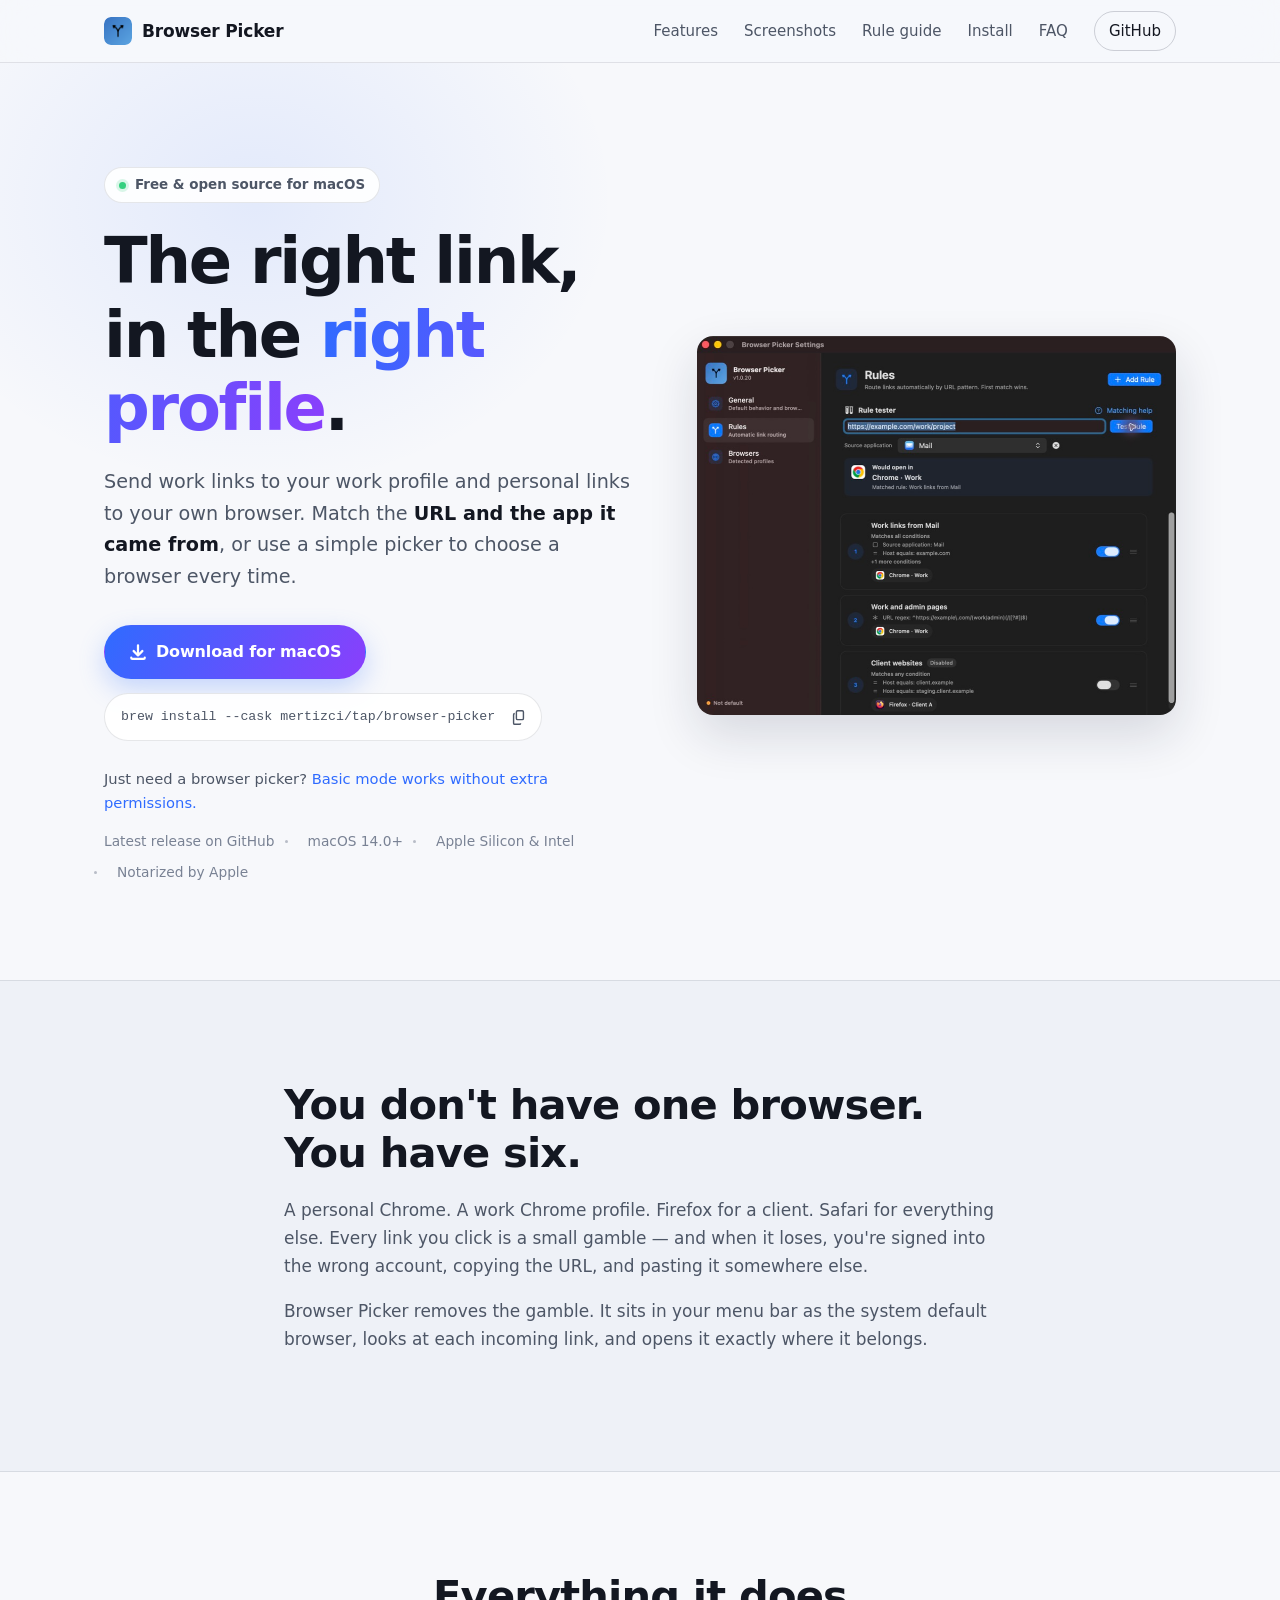
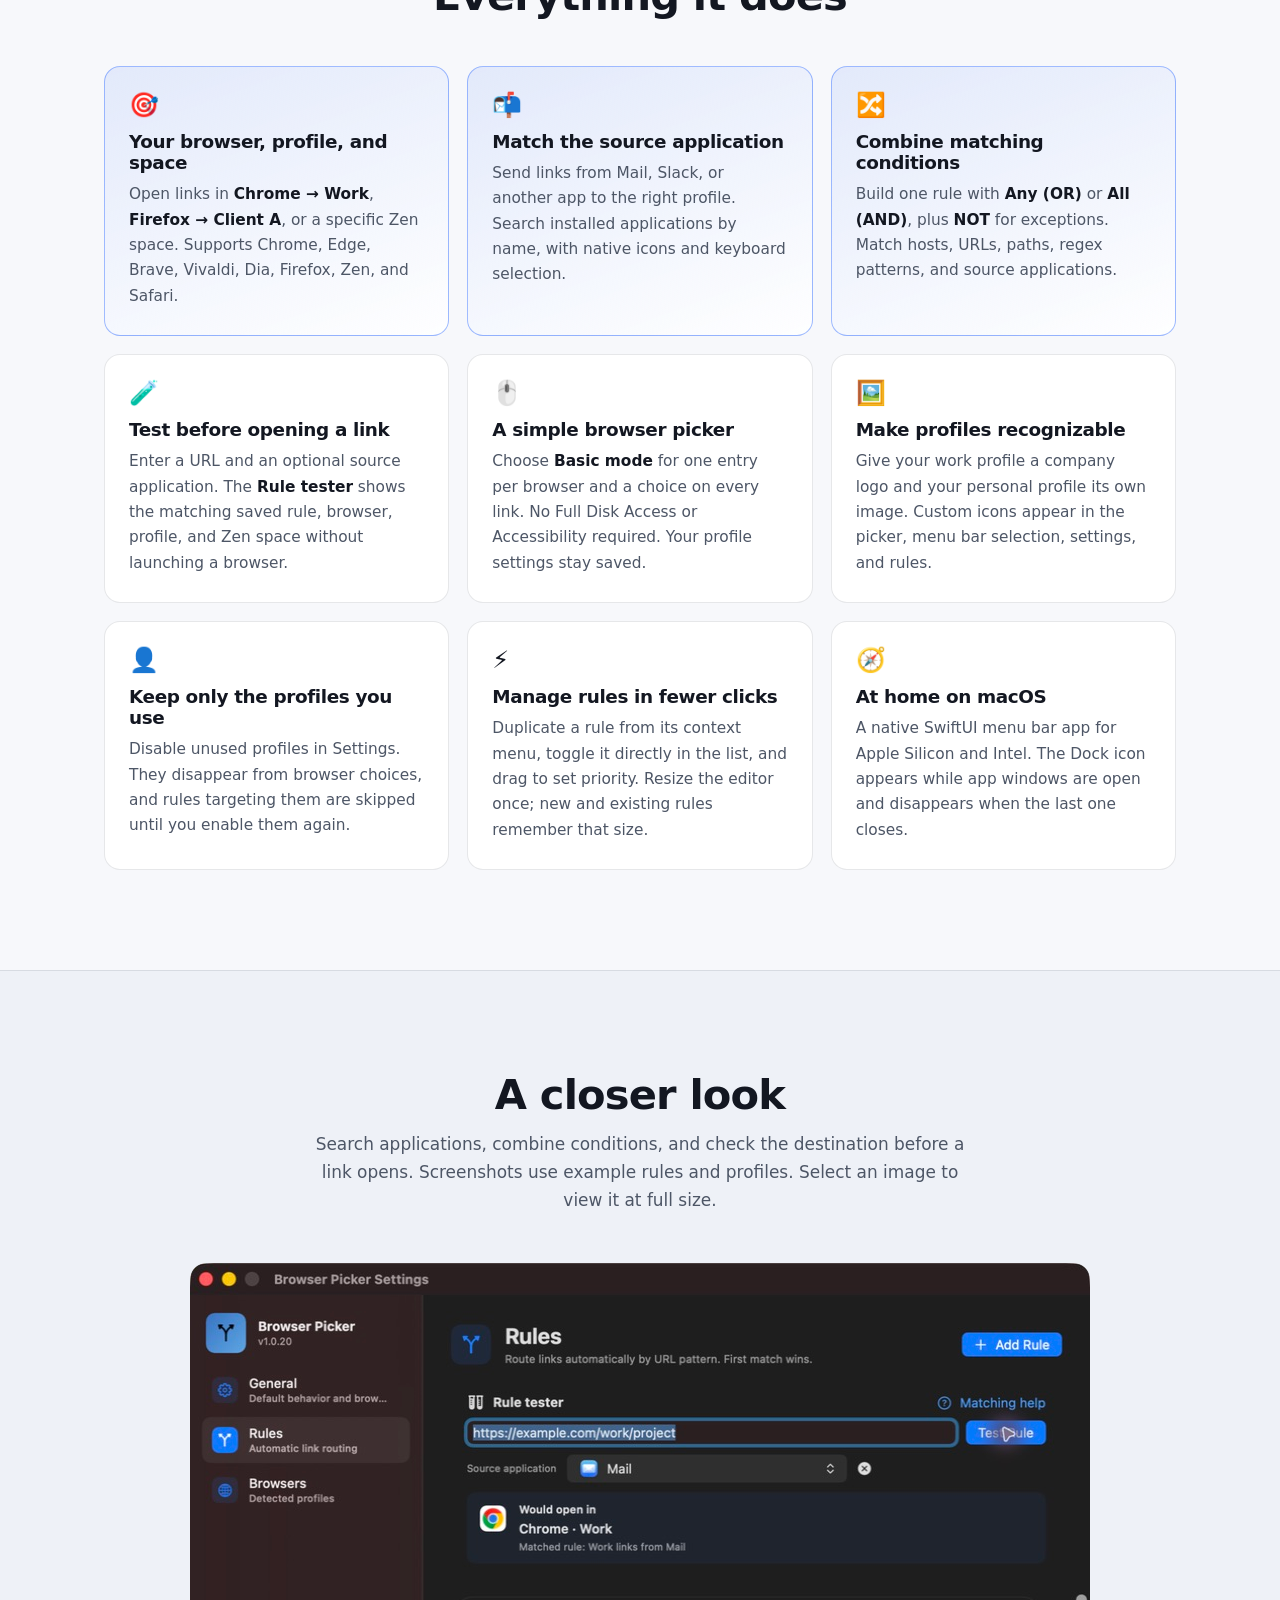
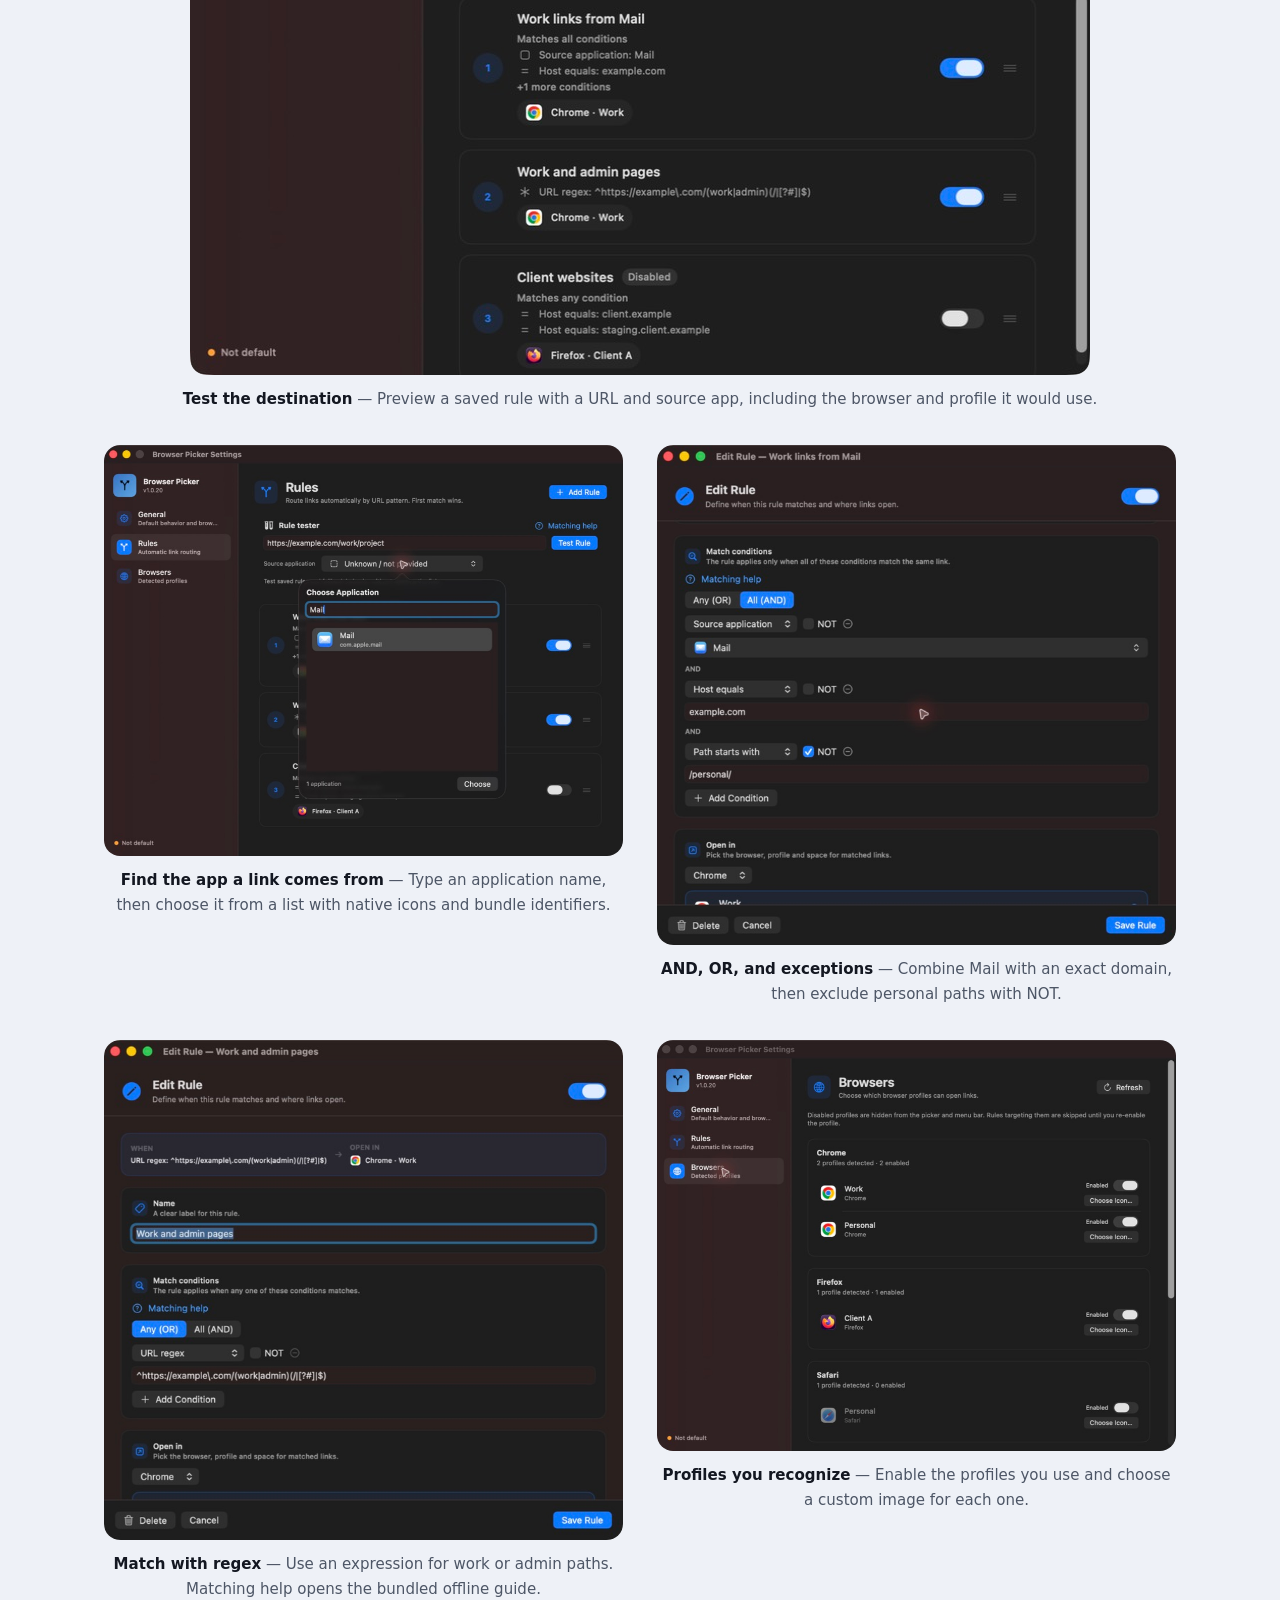
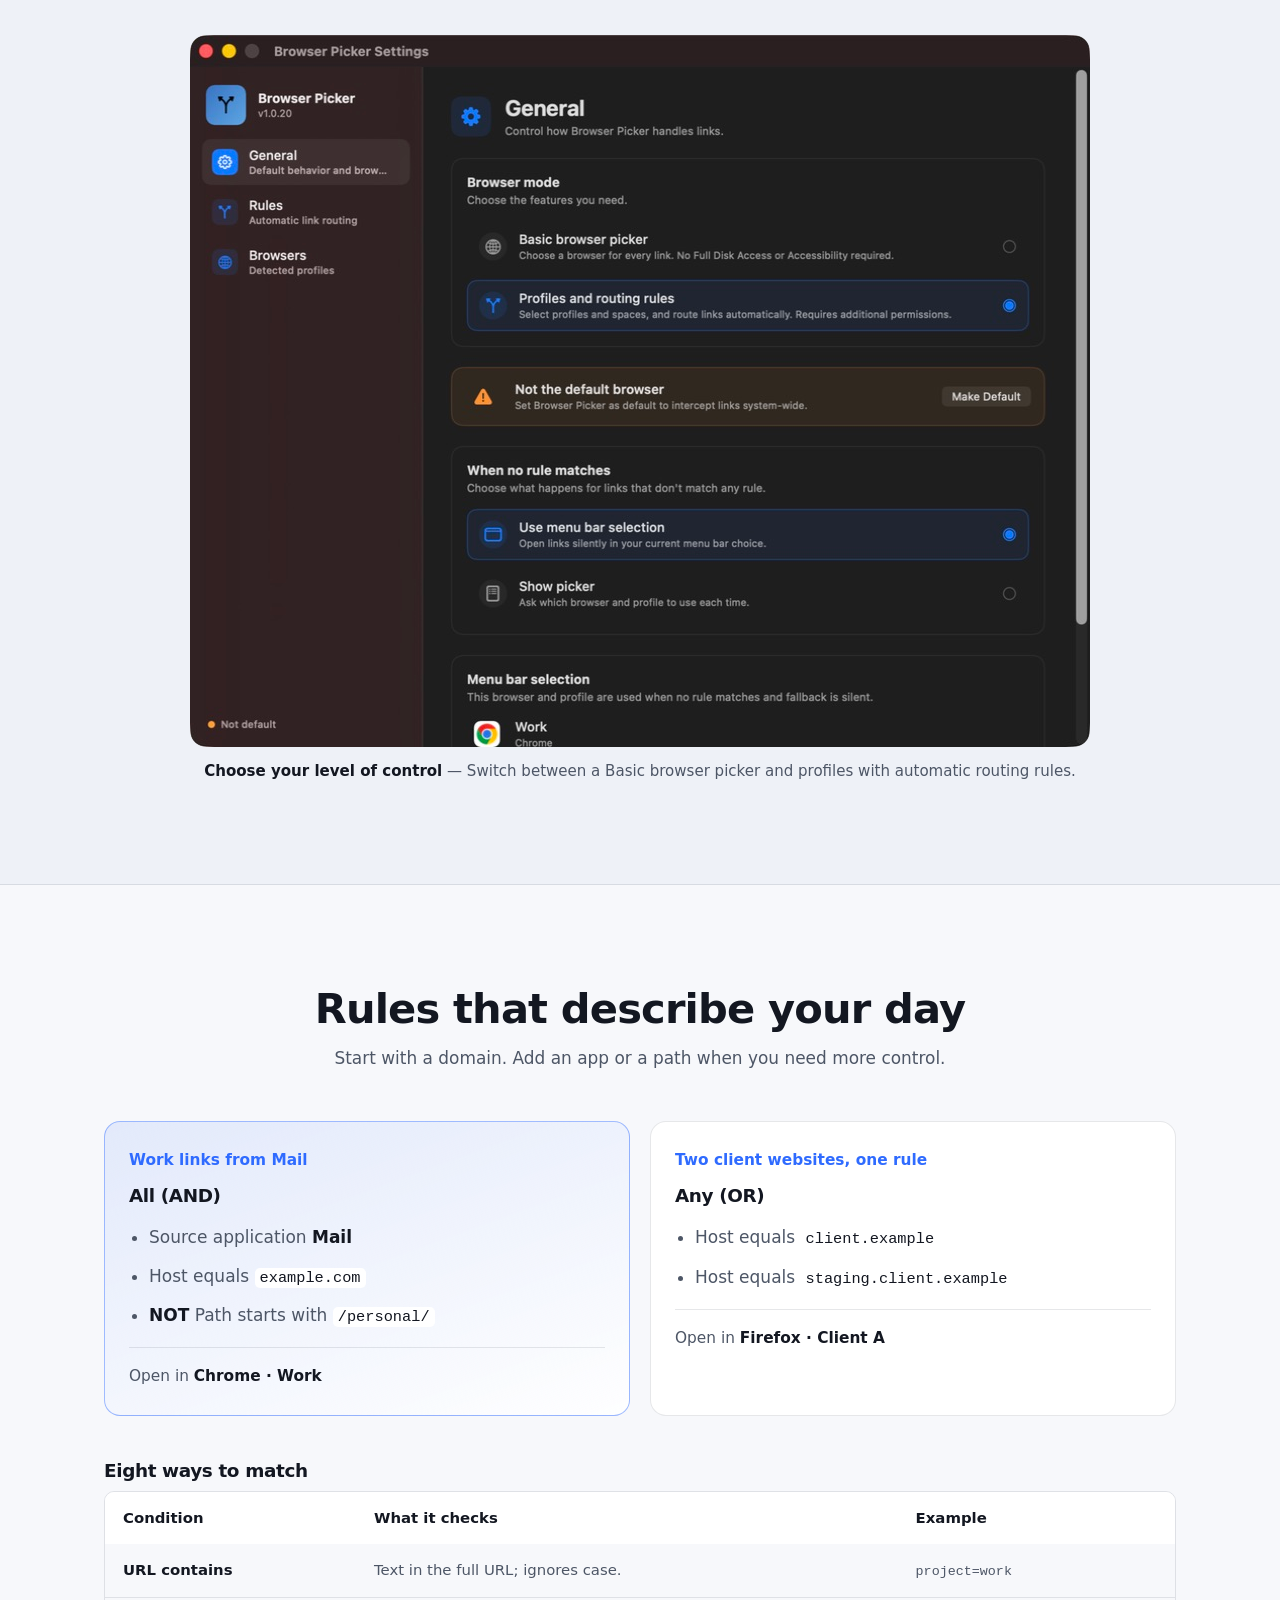
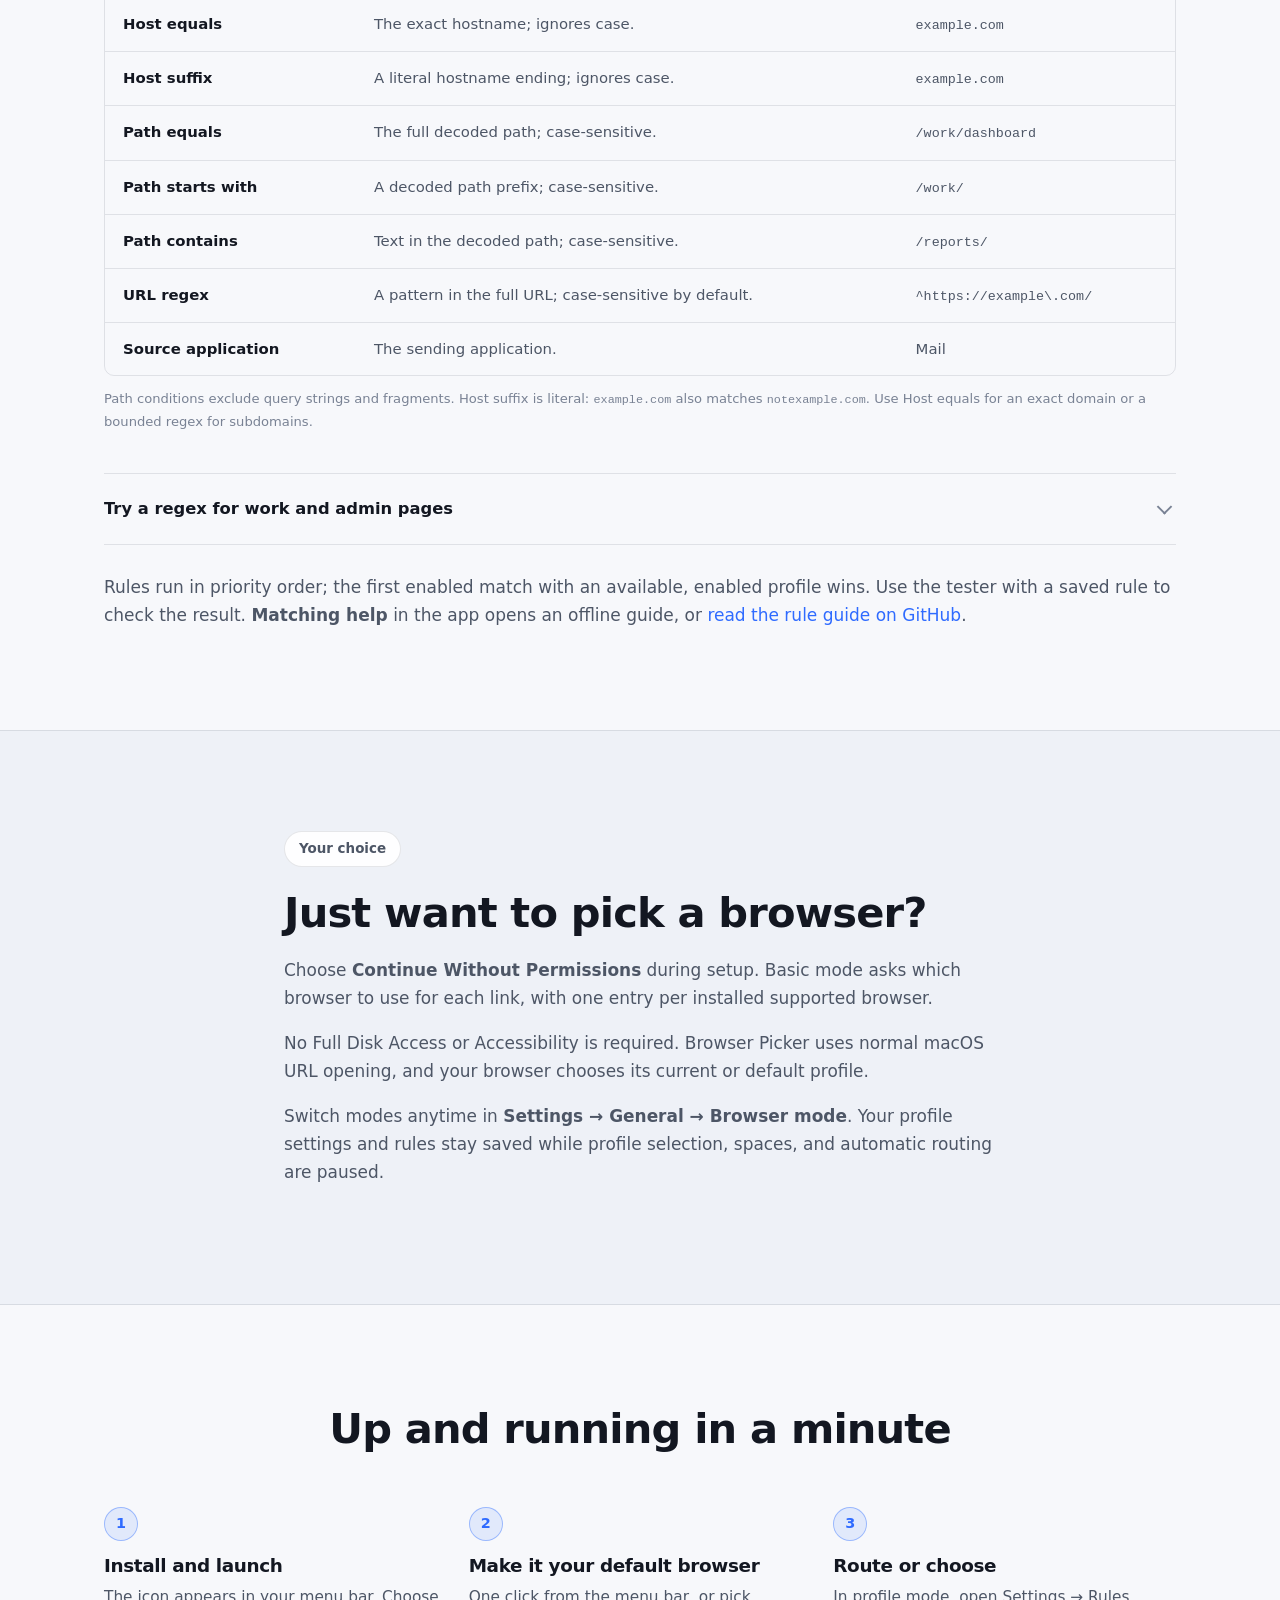
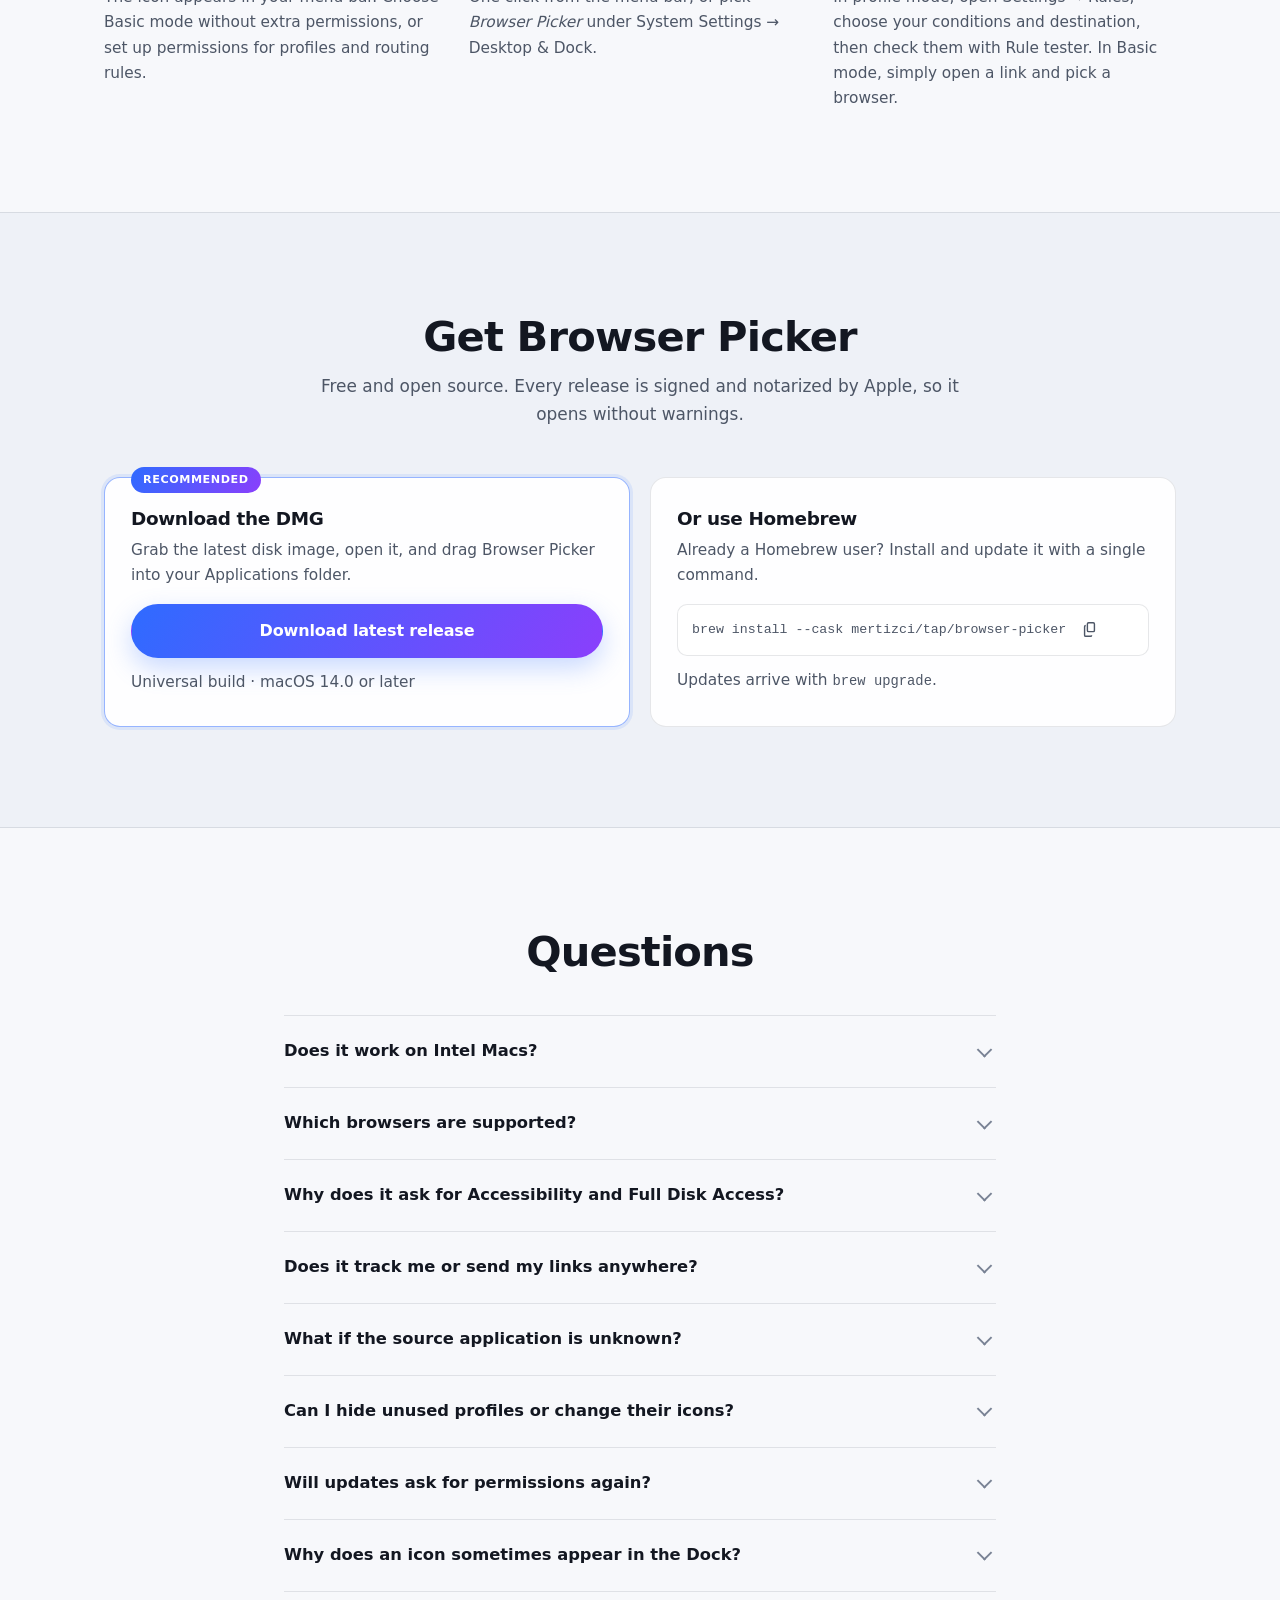
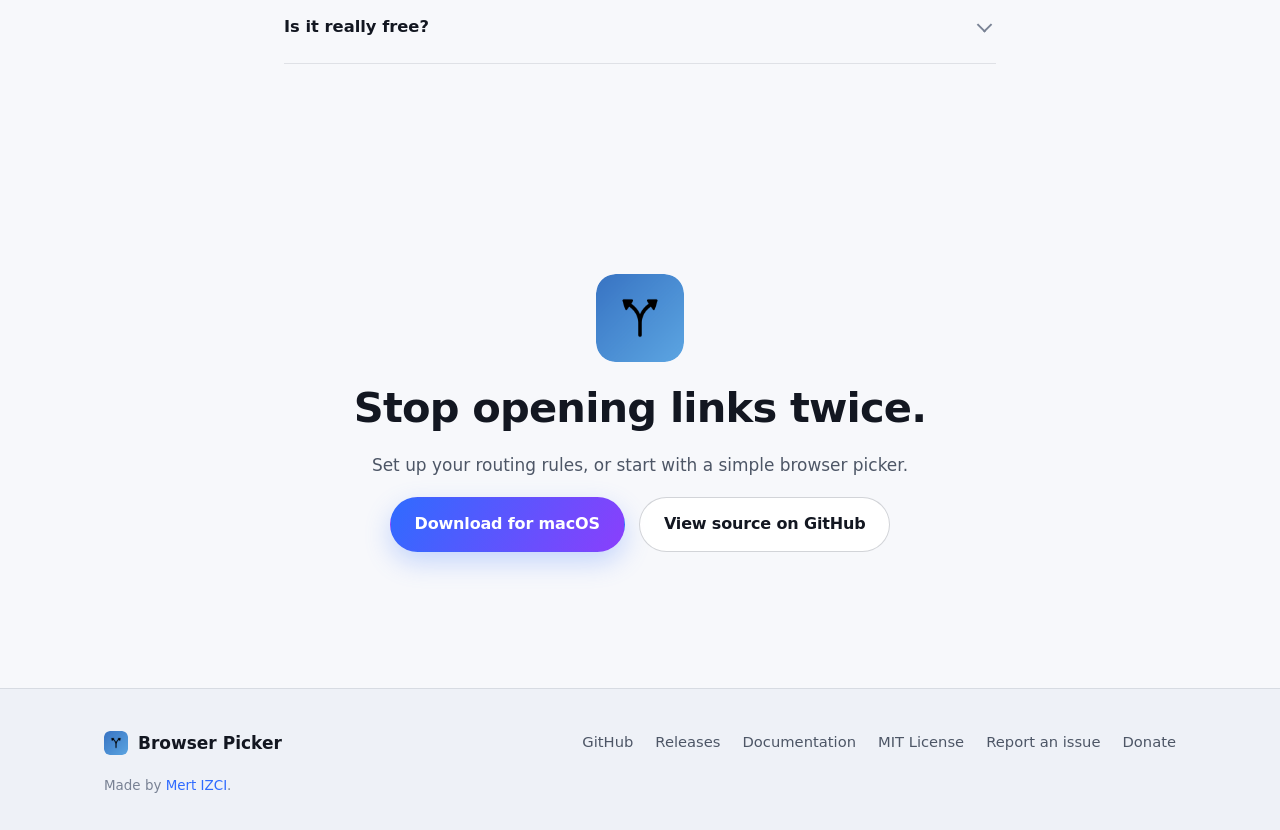
<file: docs/index.html>
<!DOCTYPE html>
<html lang="en">
<head>
<meta charset="UTF-8" />
<meta name="viewport" content="width=device-width, initial-scale=1.0" />
<title>Browser Picker — Browser profiles, smart rules, or a simple picker for macOS</title>
<meta name="description" content="Route macOS links by URL and source application with AND/OR/NOT rules, regex, and a rule tester. Customize profiles or use a simple browser picker without extra permissions." />

<link rel="icon" type="image/png" sizes="128x128" href="assets/icon-128.png" />
<link rel="apple-touch-icon" href="assets/icon-256.png" />
<link rel="canonical" href="https://mertizci.github.io/browser-picker/" />

<meta property="og:type" content="website" />
<meta property="og:title" content="Browser Picker — the right link, in the right browser profile" />
<meta property="og:description" content="Route links by URL and source application, test your rules, and customize browser profiles. Or choose Basic mode without extra permissions." />
<meta property="og:url" content="https://mertizci.github.io/browser-picker/" />
<meta property="og:image" content="https://mertizci.github.io/browser-picker/assets/og.jpg" />
<meta property="og:image:width" content="1200" />
<meta property="og:image:height" content="630" />
<meta name="twitter:card" content="summary_large_image" />

<link rel="preconnect" href="https://api.github.com" />
<link rel="stylesheet" href="styles.css?v=30a7f2aea001" />
</head>
<body>

<a class="skip-link" href="#main">Skip to content</a>

<header class="site-header">
  <div class="container header-inner">
    <a class="brand" href="#top">
      <img src="assets/icon-128.png" alt="" width="28" height="28" />
      <span>Browser Picker</span>
    </a>
    <nav class="site-nav" aria-label="Primary">
      <a href="#features">Features</a>
      <a href="#screenshots">Screenshots</a>
      <a href="#matching">Rule guide</a>
      <a href="#install">Install</a>
      <a href="#faq">FAQ</a>
      <a class="nav-cta" href="https://github.com/mertizci/browser-picker">GitHub</a>
    </nav>
  </div>
</header>

<main id="main">

  <!-- ───────────────────────── Hero ───────────────────────── -->
  <section class="hero" id="top">
    <div class="container hero-inner">
      <div class="hero-copy">
        <p class="eyebrow">
          <span class="dot"></span>
          Free &amp; open source for macOS
        </p>

        <h1>
          The right link,<br />
          in the <span class="grad">right profile</span>.
        </h1>

        <p class="lede">
          Send work links to your work profile and personal links to your own browser.
          Match the <strong>URL and the app it came from</strong>, or use a simple picker
          to choose a browser every time.
        </p>

        <div class="cta-row">
          <a class="btn btn-primary" id="download-btn" href="https://github.com/mertizci/browser-picker/releases/latest">
            <svg viewBox="0 0 16 16" width="18" height="18" aria-hidden="true" fill="currentColor">
              <path d="M8 1a1 1 0 0 1 1 1v6.6l2.3-2.3a1 1 0 0 1 1.4 1.4l-4 4a1 1 0 0 1-1.4 0l-4-4a1 1 0 0 1 1.4-1.4L7 8.6V2a1 1 0 0 1 1-1Z"/>
              <path d="M2 12a1 1 0 0 1 1 1v0h10v0a1 1 0 1 1 2 0 2 2 0 0 1-2 2H3a2 2 0 0 1-2-2 1 1 0 0 1 1-1Z"/>
            </svg>
            <span>Download for macOS</span>
          </a>

          <div class="brew" role="group" aria-label="Install with Homebrew">
            <code id="brew-cmd">brew install --cask mertizci/tap/browser-picker</code>
            <button class="copy-btn" type="button" data-copy="#brew-cmd" aria-label="Copy Homebrew command">
              <svg viewBox="0 0 16 16" width="15" height="15" aria-hidden="true" fill="currentColor">
                <path d="M5 2a2 2 0 0 1 2-2h5a2 2 0 0 1 2 2v7a2 2 0 0 1-2 2H7a2 2 0 0 1-2-2V2Zm2-.5a.5.5 0 0 0-.5.5v7a.5.5 0 0 0 .5.5h5a.5.5 0 0 0 .5-.5V2a.5.5 0 0 0-.5-.5H7Z"/>
                <path d="M2 5a2 2 0 0 1 2-2v1.5A.5.5 0 0 0 3.5 5v9a.5.5 0 0 0 .5.5h5a.5.5 0 0 0 .5-.5H11a2 2 0 0 1-2 2H4a2 2 0 0 1-2-2V5Z"/>
              </svg>
            </button>
          </div>
        </div>

        <p class="hero-note">Just need a browser picker? <a href="#basic-mode">Basic mode works without extra permissions.</a></p>

        <ul class="meta-row">
          <li id="version-line">Latest release on GitHub</li>
          <li>macOS 14.0+</li>
          <li>Apple Silicon &amp; Intel</li>
          <li>Notarized by Apple</li>
        </ul>
      </div>

      <div class="hero-art">
        <div class="glow" aria-hidden="true"></div>
        <img
          class="shot-hero"
          src="assets/shots/rule-tester.jpg"
          width="900" height="712"
          style="max-width: 100%; height: auto;"
          alt="Rule tester showing that a link from Mail would open in Chrome Work, above a list of routing rules."
        />
      </div>
    </div>
  </section>

  <!-- ───────────────────────── Problem ───────────────────────── -->
  <section class="section band" id="why">
    <div class="container narrow">
      <h2>You don't have one browser. You have six.</h2>
      <p class="section-lede">
        A personal Chrome. A work Chrome profile. Firefox for a client. Safari for everything else.
        Every link you click is a small gamble — and when it loses, you're signed into the wrong account,
        copying the URL, and pasting it somewhere else.
      </p>
      <p class="section-lede">
        Browser Picker removes the gamble. It sits in your menu bar as the system default browser,
        looks at each incoming link, and opens it exactly where it belongs.
      </p>
    </div>
  </section>

  <!-- ───────────────────────── Features ───────────────────────── -->
  <section class="section" id="features">
    <div class="container">
      <h2 class="center">Everything it does</h2>

      <div class="feature-grid">
        <article class="card highlight">
          <div class="card-icon" aria-hidden="true">🎯</div>
          <h3>Your browser, profile, and space</h3>
          <p>Open links in <strong>Chrome → Work</strong>, <strong>Firefox → Client A</strong>, or a specific Zen space. Supports Chrome, Edge, Brave, Vivaldi, Dia, Firefox, Zen, and Safari.</p>
        </article>
        <article class="card highlight">
          <div class="card-icon" aria-hidden="true">📬</div>
          <h3>Match the source application</h3>
          <p>Send links from Mail, Slack, or another app to the right profile. Search installed applications by name, with native icons and keyboard selection.</p>
        </article>
        <article class="card highlight">
          <div class="card-icon" aria-hidden="true">🔀</div>
          <h3>Combine matching conditions</h3>
          <p>Build one rule with <strong>Any (OR)</strong> or <strong>All (AND)</strong>, plus <strong>NOT</strong> for exceptions. Match hosts, URLs, paths, regex patterns, and source applications.</p>
        </article>
        <article class="card">
          <div class="card-icon" aria-hidden="true">🧪</div>
          <h3>Test before opening a link</h3>
          <p>Enter a URL and an optional source application. The <strong>Rule tester</strong> shows the matching saved rule, browser, profile, and Zen space without launching a browser.</p>
        </article>
        <article class="card">
          <div class="card-icon" aria-hidden="true">🖱️</div>
          <h3>A simple browser picker</h3>
          <p>Choose <strong>Basic mode</strong> for one entry per browser and a choice on every link. No Full Disk Access or Accessibility required. Your profile settings stay saved.</p>
        </article>
        <article class="card">
          <div class="card-icon" aria-hidden="true">🖼️</div>
          <h3>Make profiles recognizable</h3>
          <p>Give your work profile a company logo and your personal profile its own image. Custom icons appear in the picker, menu bar selection, settings, and rules.</p>
        </article>
        <article class="card">
          <div class="card-icon" aria-hidden="true">👤</div>
          <h3>Keep only the profiles you use</h3>
          <p>Disable unused profiles in Settings. They disappear from browser choices, and rules targeting them are skipped until you enable them again.</p>
        </article>
        <article class="card">
          <div class="card-icon" aria-hidden="true">⚡</div>
          <h3>Manage rules in fewer clicks</h3>
          <p>Duplicate a rule from its context menu, toggle it directly in the list, and drag to set priority. Resize the editor once; new and existing rules remember that size.</p>
        </article>
        <article class="card">
          <div class="card-icon" aria-hidden="true">🧭</div>
          <h3>At home on macOS</h3>
          <p>A native SwiftUI menu bar app for Apple Silicon and Intel. The Dock icon appears while app windows are open and disappears when the last one closes.</p>
        </article>
      </div>
    </div>
  </section>

  <!-- ───────────────────────── Screenshots ───────────────────────── -->
  <section class="section band" id="screenshots">
    <div class="container">
      <h2 class="center">A closer look</h2>
      <p class="center section-lede">
        Search applications, combine conditions, and check the destination before a link opens.
        Screenshots use example rules and profiles. Select an image to view it at full size.
      </p>

      <div class="shots">
        <figure class="shot">
          <a href="assets/shots/rule-tester.jpg" target="_blank" rel="noopener" aria-label="View test the destination screenshot at full size (opens a new tab)">
            <img src="assets/shots/rule-tester.jpg" width="900" height="712" loading="lazy" alt="Test the destination: Preview a saved rule with a URL and source app, including the browser and profile it would use." />
          </a>
          <figcaption><strong>Test the destination</strong> — Preview a saved rule with a URL and source app, including the browser and profile it would use.</figcaption>
        </figure>
        <figure class="shot">
          <a href="assets/shots/source-application.jpg" target="_blank" rel="noopener" aria-label="View find the app a link comes from screenshot at full size (opens a new tab)">
            <img src="assets/shots/source-application.jpg" width="900" height="712" loading="lazy" alt="Find the app a link comes from: Type an application name, then choose it from a list with native icons and bundle identifiers." />
          </a>
          <figcaption><strong>Find the app a link comes from</strong> — Type an application name, then choose it from a list with native icons and bundle identifiers.</figcaption>
        </figure>
        <figure class="shot">
          <a href="assets/shots/rule-conditions.jpg" target="_blank" rel="noopener" aria-label="View and, or, and exceptions screenshot at full size (opens a new tab)">
            <img src="assets/shots/rule-conditions.jpg" width="740" height="712" loading="lazy" alt="AND, OR, and exceptions: Combine Mail with an exact domain, then exclude personal paths with NOT." />
          </a>
          <figcaption><strong>AND, OR, and exceptions</strong> — Combine Mail with an exact domain, then exclude personal paths with NOT.</figcaption>
        </figure>
        <figure class="shot">
          <a href="assets/shots/rule-regex.jpg" target="_blank" rel="noopener" aria-label="View match with regex screenshot at full size (opens a new tab)">
            <img src="assets/shots/rule-regex.jpg" width="740" height="712" loading="lazy" alt="Match with regex: Use an expression for work or admin paths. Matching help opens the bundled offline guide." />
          </a>
          <figcaption><strong>Match with regex</strong> — Use an expression for work or admin paths. Matching help opens the bundled offline guide.</figcaption>
        </figure>
        <figure class="shot">
          <a href="assets/shots/profile-controls.jpg" target="_blank" rel="noopener" aria-label="View profiles you recognize screenshot at full size (opens a new tab)">
            <img src="assets/shots/profile-controls.jpg" width="900" height="712" loading="lazy" alt="Profiles you recognize: Enable the profiles you use and choose a custom image for each one." />
          </a>
          <figcaption><strong>Profiles you recognize</strong> — Enable the profiles you use and choose a custom image for each one.</figcaption>
        </figure>
        <figure class="shot">
          <a href="assets/shots/browser-modes.jpg" target="_blank" rel="noopener" aria-label="View choose your level of control screenshot at full size (opens a new tab)">
            <img src="assets/shots/browser-modes.jpg" width="900" height="712" loading="lazy" alt="Choose your level of control: Switch between a Basic browser picker and profiles with automatic routing rules." />
          </a>
          <figcaption><strong>Choose your level of control</strong> — Switch between a Basic browser picker and profiles with automatic routing rules.</figcaption>
        </figure>
      </div>
    </div>
  </section>

  <section class="section" id="matching">
    <div class="container">
      <h2 class="center">Rules that describe your day</h2>
      <p class="center section-lede">Start with a domain. Add an app or a path when you need more control.</p>
      <div class="recipe-grid">
        <article class="card highlight">
          <p class="recipe-label">Work links from Mail</p>
          <h3>All (AND)</h3>
          <ul class="condition-list">
            <li>Source application <strong>Mail</strong></li>
            <li>Host equals <code>example.com</code></li>
            <li><strong>NOT</strong> Path starts with <code>/personal/</code></li>
          </ul>
          <p class="recipe-target">Open in <strong>Chrome · Work</strong></p>
        </article>
        <article class="card">
          <p class="recipe-label">Two client websites, one rule</p>
          <h3>Any (OR)</h3>
          <ul class="condition-list">
            <li>Host equals <code>client.example</code></li>
            <li>Host equals <code>staging.client.example</code></li>
          </ul>
          <p class="recipe-target">Open in <strong>Firefox · Client A</strong></p>
        </article>
      </div>
      <div class="matching-reference">
        <h3>Eight ways to match</h3>
        <div class="table-scroll" role="region" aria-label="Matching conditions" tabindex="0">
          <table>
            <thead><tr><th scope="col">Condition</th><th scope="col">What it checks</th><th scope="col">Example</th></tr></thead>
            <tbody>
              <tr><th scope="row">URL contains</th><td>Text in the full URL; ignores case.</td><td><code>project=work</code></td></tr>
              <tr><th scope="row">Host equals</th><td>The exact hostname; ignores case.</td><td><code>example.com</code></td></tr>
              <tr><th scope="row">Host suffix</th><td>A literal hostname ending; ignores case.</td><td><code>example.com</code></td></tr>
              <tr><th scope="row">Path equals</th><td>The full decoded path; case-sensitive.</td><td><code>/work/dashboard</code></td></tr>
              <tr><th scope="row">Path starts with</th><td>A decoded path prefix; case-sensitive.</td><td><code>/work/</code></td></tr>
              <tr><th scope="row">Path contains</th><td>Text in the decoded path; case-sensitive.</td><td><code>/reports/</code></td></tr>
              <tr><th scope="row">URL regex</th><td>A pattern in the full URL; case-sensitive by default.</td><td><code>^https://example\.com/</code></td></tr>
              <tr><th scope="row">Source application</th><td>The sending application.</td><td>Mail</td></tr>
            </tbody>
          </table>
        </div>
        <p class="fineprint">Path conditions exclude query strings and fragments. Host suffix is literal: <code>example.com</code> also matches <code>notexample.com</code>. Use Host equals for an exact domain or a bounded regex for subdomains.</p>
      </div>
      <details class="regex-example">
        <summary>Try a regex for work and admin pages</summary>
        <p>Choose <strong>URL regex</strong> and paste this pattern without surrounding slash delimiters:</p>
        <pre><code>^https://example\.com/(work|admin)(/|[?#]|$)</code></pre>
        <p>Matches <code>https://example.com/work/project</code> and <code>https://example.com/admin</code>, while excluding <code>/workshop</code>. Prefix a regex with <code>(?i)</code> to ignore case. Invalid patterns are highlighted in the editor.</p>
      </details>
      <p class="guide-note">Rules run in priority order; the first enabled match with an available, enabled profile wins. Use the tester with a saved rule to check the result. <strong>Matching help</strong> in the app opens an offline guide, or <a href="https://github.com/mertizci/browser-picker#and-or-and-not">read the rule guide on GitHub</a>.</p>
    </div>
  </section>

  <section class="section band" id="basic-mode">
    <div class="container narrow">
      <p class="eyebrow">Your choice</p>
      <h2>Just want to pick a browser?</h2>
      <p class="section-lede">Choose <strong>Continue Without Permissions</strong> during setup. Basic mode asks which browser to use for each link, with one entry per installed supported browser.</p>
      <p class="section-lede">No Full Disk Access or Accessibility is required. Browser Picker uses normal macOS URL opening, and your browser chooses its current or default profile.</p>
      <p class="section-lede">Switch modes anytime in <strong>Settings → General → Browser mode</strong>. Your profile settings and rules stay saved while profile selection, spaces, and automatic routing are paused.</p>
    </div>
  </section>

  <!-- ───────────────────────── How ───────────────────────── -->
  <section class="section" id="how">
    <div class="container">
      <h2 class="center">Up and running in a minute</h2>

      <ol class="steps">
        <li>
          <span class="step-num">1</span>
          <h3>Install and launch</h3>
          <p>The icon appears in your menu bar. Choose Basic mode without extra permissions, or set up permissions for profiles and routing rules.</p>
        </li>
        <li>
          <span class="step-num">2</span>
          <h3>Make it your default browser</h3>
          <p>One click from the menu bar, or pick <em>Browser Picker</em> under System Settings → Desktop &amp; Dock.</p>
        </li>
        <li>
          <span class="step-num">3</span>
          <h3>Route or choose</h3>
          <p>In profile mode, open Settings → Rules, choose your conditions and destination, then check them with Rule tester. In Basic mode, simply open a link and pick a browser.</p>
        </li>
      </ol>
    </div>
  </section>

  <!-- ───────────────────────── Install ───────────────────────── -->
  <section class="section band" id="install">
    <div class="container">
      <h2 class="center">Get Browser Picker</h2>
      <p class="center section-lede">
        Free and open source. Every release is signed and notarized by Apple, so it opens without warnings.
      </p>

      <div class="install-grid">
        <div class="install-card recommended">
          <span class="ribbon">Recommended</span>
          <h3>Download the DMG</h3>
          <p>Grab the latest disk image, open it, and drag Browser Picker into your Applications folder.</p>
          <a class="btn btn-primary full" id="dmg-btn" href="https://github.com/mertizci/browser-picker/releases/latest">
            Download latest release
          </a>
          <p class="fineprint" id="release-note">Universal build · macOS 14.0 or later</p>
        </div>

        <div class="install-card">
          <h3>Or use Homebrew</h3>
          <p>Already a Homebrew user? Install and update it with a single command.</p>
          <div class="brew standalone">
            <code id="brew-cmd-2">brew install --cask mertizci/tap/browser-picker</code>
            <button class="copy-btn" type="button" data-copy="#brew-cmd-2" aria-label="Copy Homebrew command">
              <svg viewBox="0 0 16 16" width="15" height="15" aria-hidden="true" fill="currentColor">
                <path d="M5 2a2 2 0 0 1 2-2h5a2 2 0 0 1 2 2v7a2 2 0 0 1-2 2H7a2 2 0 0 1-2-2V2Zm2-.5a.5.5 0 0 0-.5.5v7a.5.5 0 0 0 .5.5h5a.5.5 0 0 0 .5-.5V2a.5.5 0 0 0-.5-.5H7Z"/>
                <path d="M2 5a2 2 0 0 1 2-2v1.5A.5.5 0 0 0 3.5 5v9a.5.5 0 0 0 .5.5h5a.5.5 0 0 0 .5-.5H11a2 2 0 0 1-2 2H4a2 2 0 0 1-2-2V5Z"/>
              </svg>
            </button>
          </div>
          <p class="fineprint">Updates arrive with <code>brew upgrade</code>.</p>
        </div>
      </div>
    </div>
  </section>

  <!-- ───────────────────────── FAQ ───────────────────────── -->
  <section class="section" id="faq">
    <div class="container narrow">
      <h2 class="center">Questions</h2>

      <details>
        <summary>Does it work on Intel Macs?</summary>
        <p>Yes. Browser Picker ships as a universal binary, so it runs natively on both Apple Silicon and Intel Macs. It requires macOS 14.0 (Sonoma) or later.</p>
      </details>

      <details>
        <summary>Which browsers are supported?</summary>
        <p>Safari, Google Chrome, Microsoft Edge, Brave, Vivaldi, Dia, Firefox, and Zen — including their profiles. Zen also supports routing to named spaces. Basic mode shows one entry per installed supported browser.</p>
      </details>

      <details>
        <summary>Why does it ask for Accessibility and Full Disk Access?</summary>
        <p>Accessibility is used to control Safari and Dia profile menus and switch Zen spaces. Full Disk Access is used to read Safari profile names from its protected database. You can skip these permissions entirely by choosing <a href="#basic-mode">Basic browser picker</a> mode. After granting Accessibility, quit and reopen the app.</p>
      </details>

      <details>
        <summary>Does it track me or send my links anywhere?</summary>
        <p>Link matching and rule testing happen locally on your Mac. There is no account or analytics, and URLs are not sent to a routing service. Update checks and installer downloads contact GitHub. Your rules, profile preferences, and custom icons are stored locally.</p>
      </details>

      <details>
        <summary>What if the source application is unknown?</summary>
        <p>Browser Picker uses the sender reported by macOS when a link opens. Some links identify a helper app or provide no source. An unknown sender does not match a Source application condition, even with NOT. URL-only rules and fallback still apply.</p>
      </details>

      <details>
        <summary>Can I hide unused profiles or change their icons?</summary>
        <p>Yes. In <strong>Settings → Browsers</strong>, turn off Enabled to hide a profile and skip rules targeting it. Choose Icon lets you select your own image or company logo. Both choices survive refreshes and restarts.</p>
      </details>

      <details>
        <summary>Will updates ask for permissions again?</summary>
        <p>Official releases preserve the signing identity used by v1.0.20, and new releases validate that identity before distribution. Normal release updates should retain permissions. A grant tied to an older locally re-signed or test build may need a one-time repair: quit the app, remove its old permission entry, add the installed official app again, and reopen it. Debug builds now use a separate identity.</p>
      </details>

      <details>
        <summary>Why does an icon sometimes appear in the Dock?</summary>
        <p>The Dock icon appears while an application window is open, including a minimized window. Closing the last window removes it while Browser Picker continues running in the menu bar. Opening the menu bar popover alone does not add a Dock icon.</p>
      </details>

      <details>
        <summary>Is it really free?</summary>
        <p>Yes. Browser Picker is open source under the <a href="https://github.com/mertizci/browser-picker/blob/main/LICENSE.md">MIT License</a>. All features are free; donations are optional.</p>
      </details>
    </div>
  </section>

  <!-- ───────────────────────── Final CTA ───────────────────────── -->
  <section class="section final-cta">
    <div class="container narrow center">
      <img src="assets/icon-256.png" alt="" width="88" height="88" class="final-icon" />
      <h2>Stop opening links twice.</h2>
      <p class="section-lede">Set up your routing rules, or start with a simple browser picker.</p>
      <div class="cta-row center-row">
        <a class="btn btn-primary" href="https://github.com/mertizci/browser-picker/releases/latest">Download for macOS</a>
        <a class="btn btn-ghost" href="https://github.com/mertizci/browser-picker">View source on GitHub</a>
      </div>
    </div>
  </section>

</main>

<footer class="site-footer">
  <div class="container footer-inner">
    <div class="footer-brand">
      <img src="assets/icon-128.png" alt="" width="24" height="24" />
      <span>Browser Picker</span>
    </div>

    <nav class="footer-links" aria-label="Footer">
      <a href="https://github.com/mertizci/browser-picker">GitHub</a>
      <a href="https://github.com/mertizci/browser-picker/releases">Releases</a>
      <a href="https://github.com/mertizci/browser-picker#readme">Documentation</a>
      <a href="https://github.com/mertizci/browser-picker/blob/main/LICENSE.md">MIT License</a>
      <a href="https://github.com/mertizci/browser-picker/issues">Report an issue</a>
      <a href="https://www.paypal.com/donate/?hosted_button_id=8BKTHWAHUPWPG">Donate</a>
    </nav>

    <p class="footer-note">
      Made by <a href="mailto:mertizci@gmail.com">Mert IZCI</a>.
    </p>
  </div>
</footer>

<script src="script.js"></script>
</body>
</html>
</file>
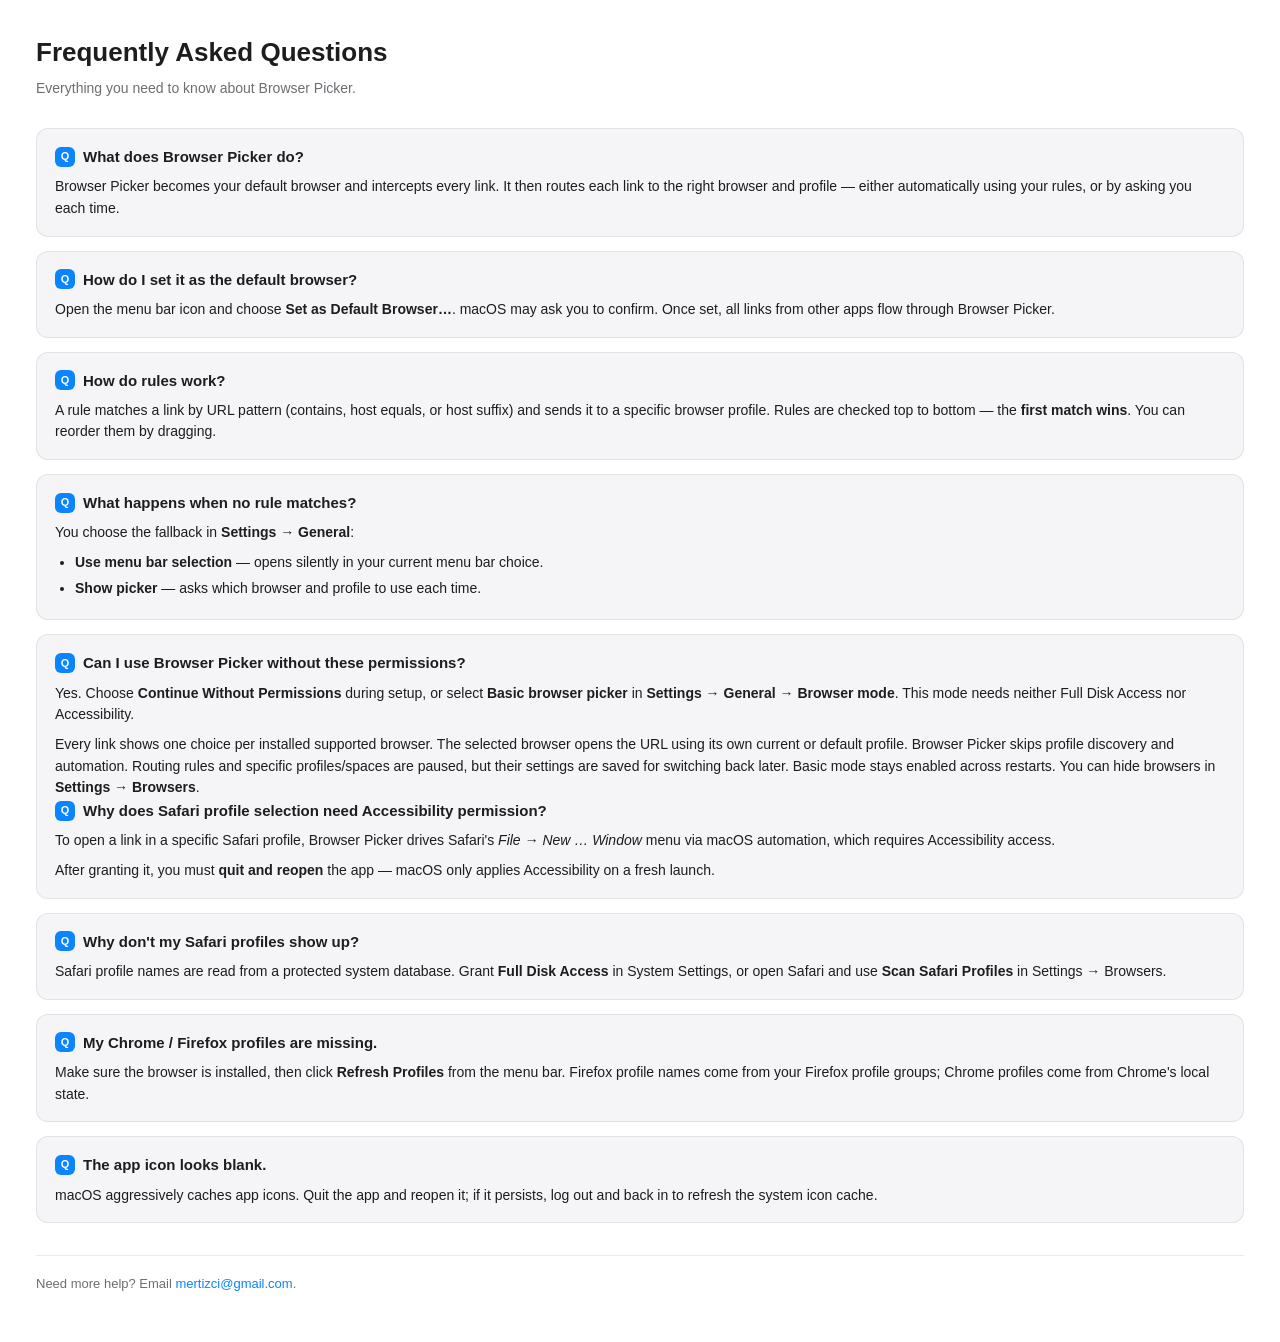
<file: BrowserPicker/Resources/faq.html>
<!DOCTYPE html>
<html lang="en">
<head>
<meta charset="utf-8">
<meta name="viewport" content="width=device-width, initial-scale=1">
<title>Browser Picker — FAQ</title>
<style>
  :root {
    color-scheme: light dark;
    --bg: #ffffff;
    --fg: #1d1d1f;
    --muted: #6e6e73;
    --card: #f5f5f7;
    --border: rgba(0,0,0,0.08);
    --accent: #0a84ff;
  }
  @media (prefers-color-scheme: dark) {
    :root {
      --bg: #1e1e1e;
      --fg: #f5f5f7;
      --muted: #98989d;
      --card: #2a2a2c;
      --border: rgba(255,255,255,0.1);
      --accent: #0a84ff;
    }
  }
  * { box-sizing: border-box; }
  body {
    font-family: -apple-system, BlinkMacSystemFont, "SF Pro Text", sans-serif;
    background: var(--bg);
    color: var(--fg);
    margin: 0;
    padding: 32px 36px 48px;
    line-height: 1.55;
    -webkit-font-smoothing: antialiased;
  }
  header { margin-bottom: 28px; }
  h1 { font-size: 26px; font-weight: 700; margin: 0 0 6px; }
  .subtitle { color: var(--muted); font-size: 14px; margin: 0; }
  .faq-item {
    background: var(--card);
    border: 1px solid var(--border);
    border-radius: 12px;
    padding: 16px 18px;
    margin-bottom: 14px;
  }
  .faq-item h2 {
    font-size: 15px;
    font-weight: 600;
    margin: 0 0 8px;
    display: flex;
    align-items: center;
    gap: 8px;
  }
  .faq-item h2::before {
    content: "Q";
    background: var(--accent);
    color: #fff;
    font-size: 11px;
    font-weight: 700;
    width: 20px;
    height: 20px;
    border-radius: 6px;
    display: inline-flex;
    align-items: center;
    justify-content: center;
    flex: 0 0 auto;
  }
  .faq-item p { margin: 0; font-size: 14px; color: var(--fg); }
  .faq-item p + p { margin-top: 8px; }
  code {
    background: var(--border);
    padding: 1px 6px;
    border-radius: 5px;
    font-family: "SF Mono", ui-monospace, monospace;
    font-size: 12.5px;
  }
  ol, ul { margin: 8px 0 0; padding-left: 20px; font-size: 14px; }
  li { margin-bottom: 4px; }
  a { color: var(--accent); text-decoration: none; }
  a:hover { text-decoration: underline; }
  footer {
    margin-top: 32px;
    padding-top: 18px;
    border-top: 1px solid var(--border);
    color: var(--muted);
    font-size: 13px;
  }
</style>
</head>
<body>
  <header>
    <h1>Frequently Asked Questions</h1>
    <p class="subtitle">Everything you need to know about Browser Picker.</p>
  </header>

  <div class="faq-item">
    <h2>What does Browser Picker do?</h2>
    <p>Browser Picker becomes your default browser and intercepts every link. It then routes each link to the right browser and profile — either automatically using your rules, or by asking you each time.</p>
  </div>

  <div class="faq-item">
    <h2>How do I set it as the default browser?</h2>
    <p>Open the menu bar icon and choose <strong>Set as Default Browser…</strong>. macOS may ask you to confirm. Once set, all links from other apps flow through Browser Picker.</p>
  </div>

  <div class="faq-item">
    <h2>How do rules work?</h2>
    <p>A rule matches a link by URL pattern (contains, host equals, or host suffix) and sends it to a specific browser profile. Rules are checked top to bottom — the <strong>first match wins</strong>. You can reorder them by dragging.</p>
  </div>

  <div class="faq-item">
    <h2>What happens when no rule matches?</h2>
    <p>You choose the fallback in <strong>Settings → General</strong>:</p>
    <ul>
      <li><strong>Use menu bar selection</strong> — opens silently in your current menu bar choice.</li>
      <li><strong>Show picker</strong> — asks which browser and profile to use each time.</li>
    </ul>
  </div>

  <div class="faq-item">
    <h2>Can I use Browser Picker without these permissions?</h2>
    <p>Yes. Choose <strong>Continue Without Permissions</strong> during setup, or select <strong>Basic browser picker</strong> in <strong>Settings → General → Browser mode</strong>. This mode needs neither Full Disk Access nor Accessibility.</p>
    <p>Every link shows one choice per installed supported browser. The selected browser opens the URL using its own current or default profile. Browser Picker skips profile discovery and automation. Routing rules and specific profiles/spaces are paused, but their settings are saved for switching back later. Basic mode stays enabled across restarts. You can hide browsers in <strong>Settings → Browsers</strong>.</p>
    <h2>Why does Safari profile selection need Accessibility permission?</h2>
    <p>To open a link in a specific Safari profile, Browser Picker drives Safari's <em>File → New … Window</em> menu via macOS automation, which requires Accessibility access.</p>
    <p>After granting it, you must <strong>quit and reopen</strong> the app — macOS only applies Accessibility on a fresh launch.</p>
  </div>

  <div class="faq-item">
    <h2>Why don't my Safari profiles show up?</h2>
    <p>Safari profile names are read from a protected system database. Grant <strong>Full Disk Access</strong> in System Settings, or open Safari and use <strong>Scan Safari Profiles</strong> in Settings → Browsers.</p>
  </div>

  <div class="faq-item">
    <h2>My Chrome / Firefox profiles are missing.</h2>
    <p>Make sure the browser is installed, then click <strong>Refresh Profiles</strong> from the menu bar. Firefox profile names come from your Firefox profile groups; Chrome profiles come from Chrome's local state.</p>
  </div>

  <div class="faq-item">
    <h2>The app icon looks blank.</h2>
    <p>macOS aggressively caches app icons. Quit the app and reopen it; if it persists, log out and back in to refresh the system icon cache.</p>
  </div>

  <footer>
    Need more help? Email <a href="mailto:mertizci@gmail.com">mertizci@gmail.com</a>.
  </footer>
</body>
</html>
</file>
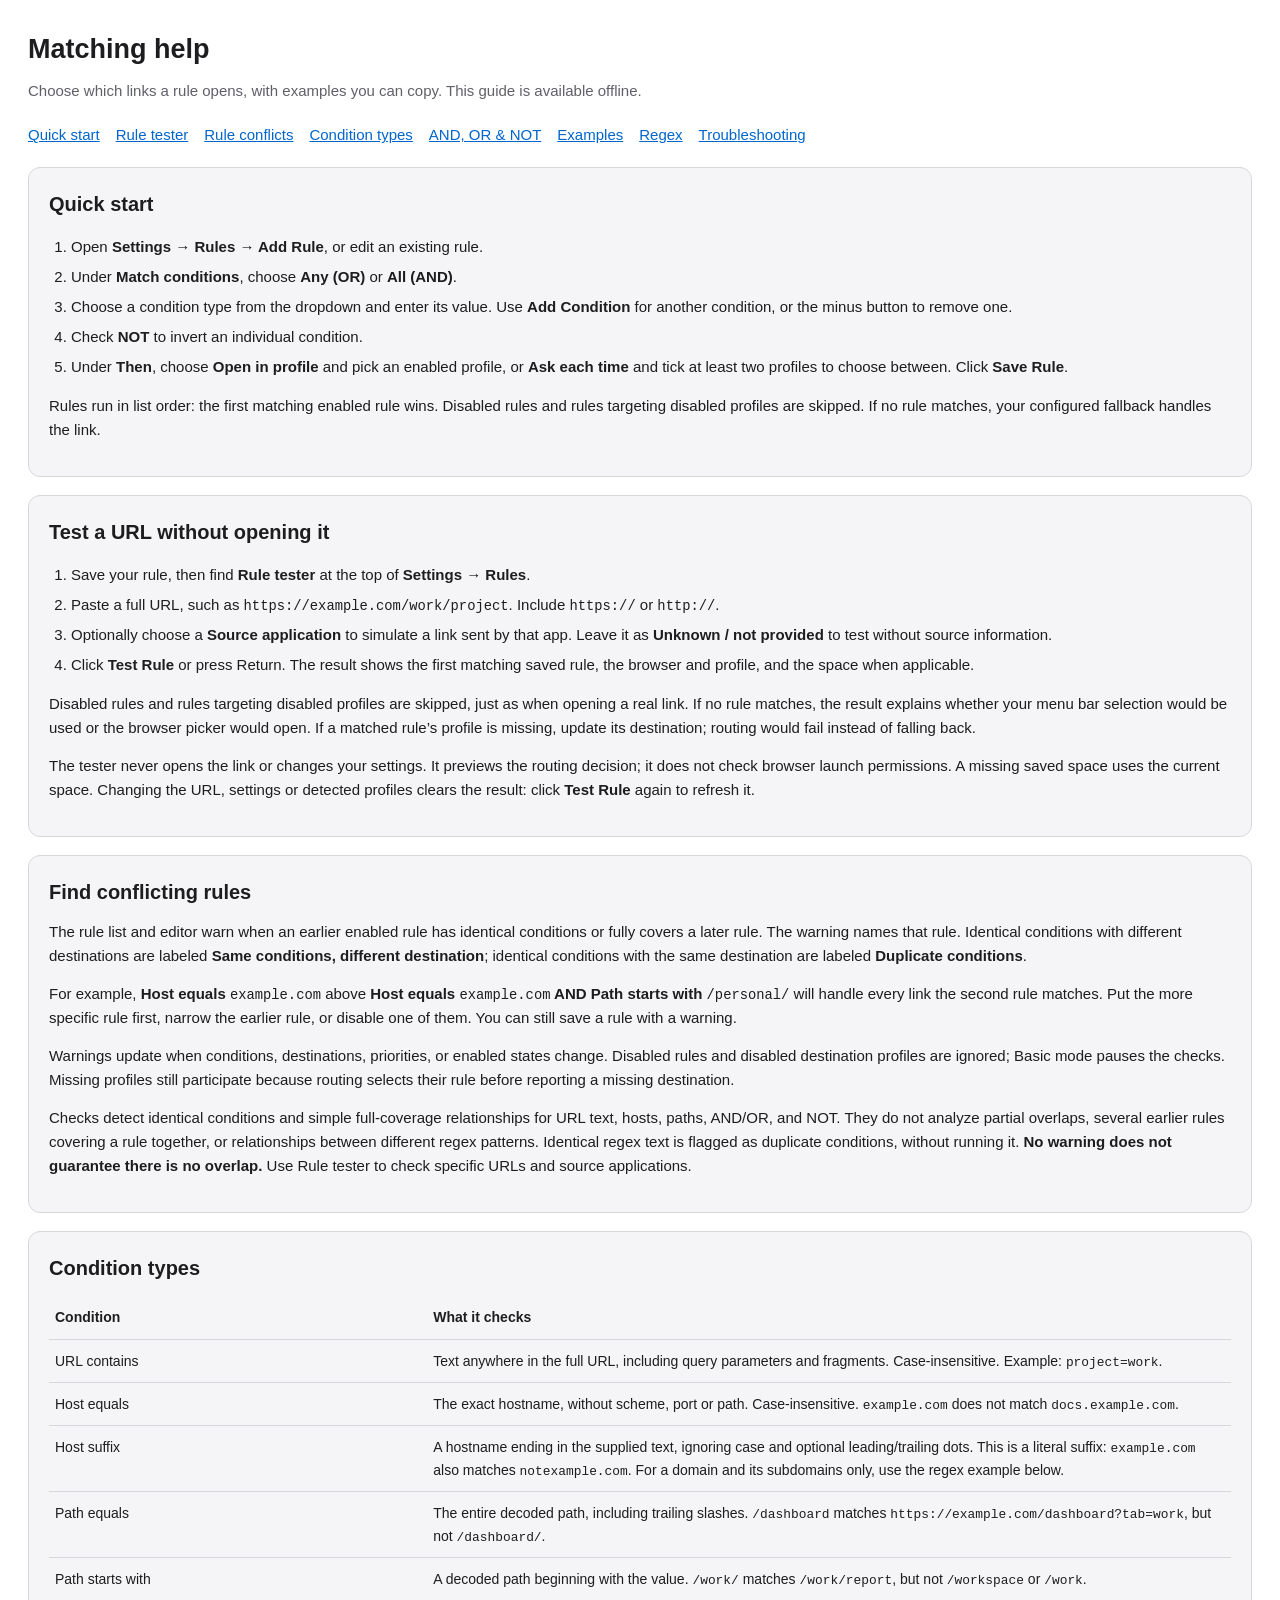
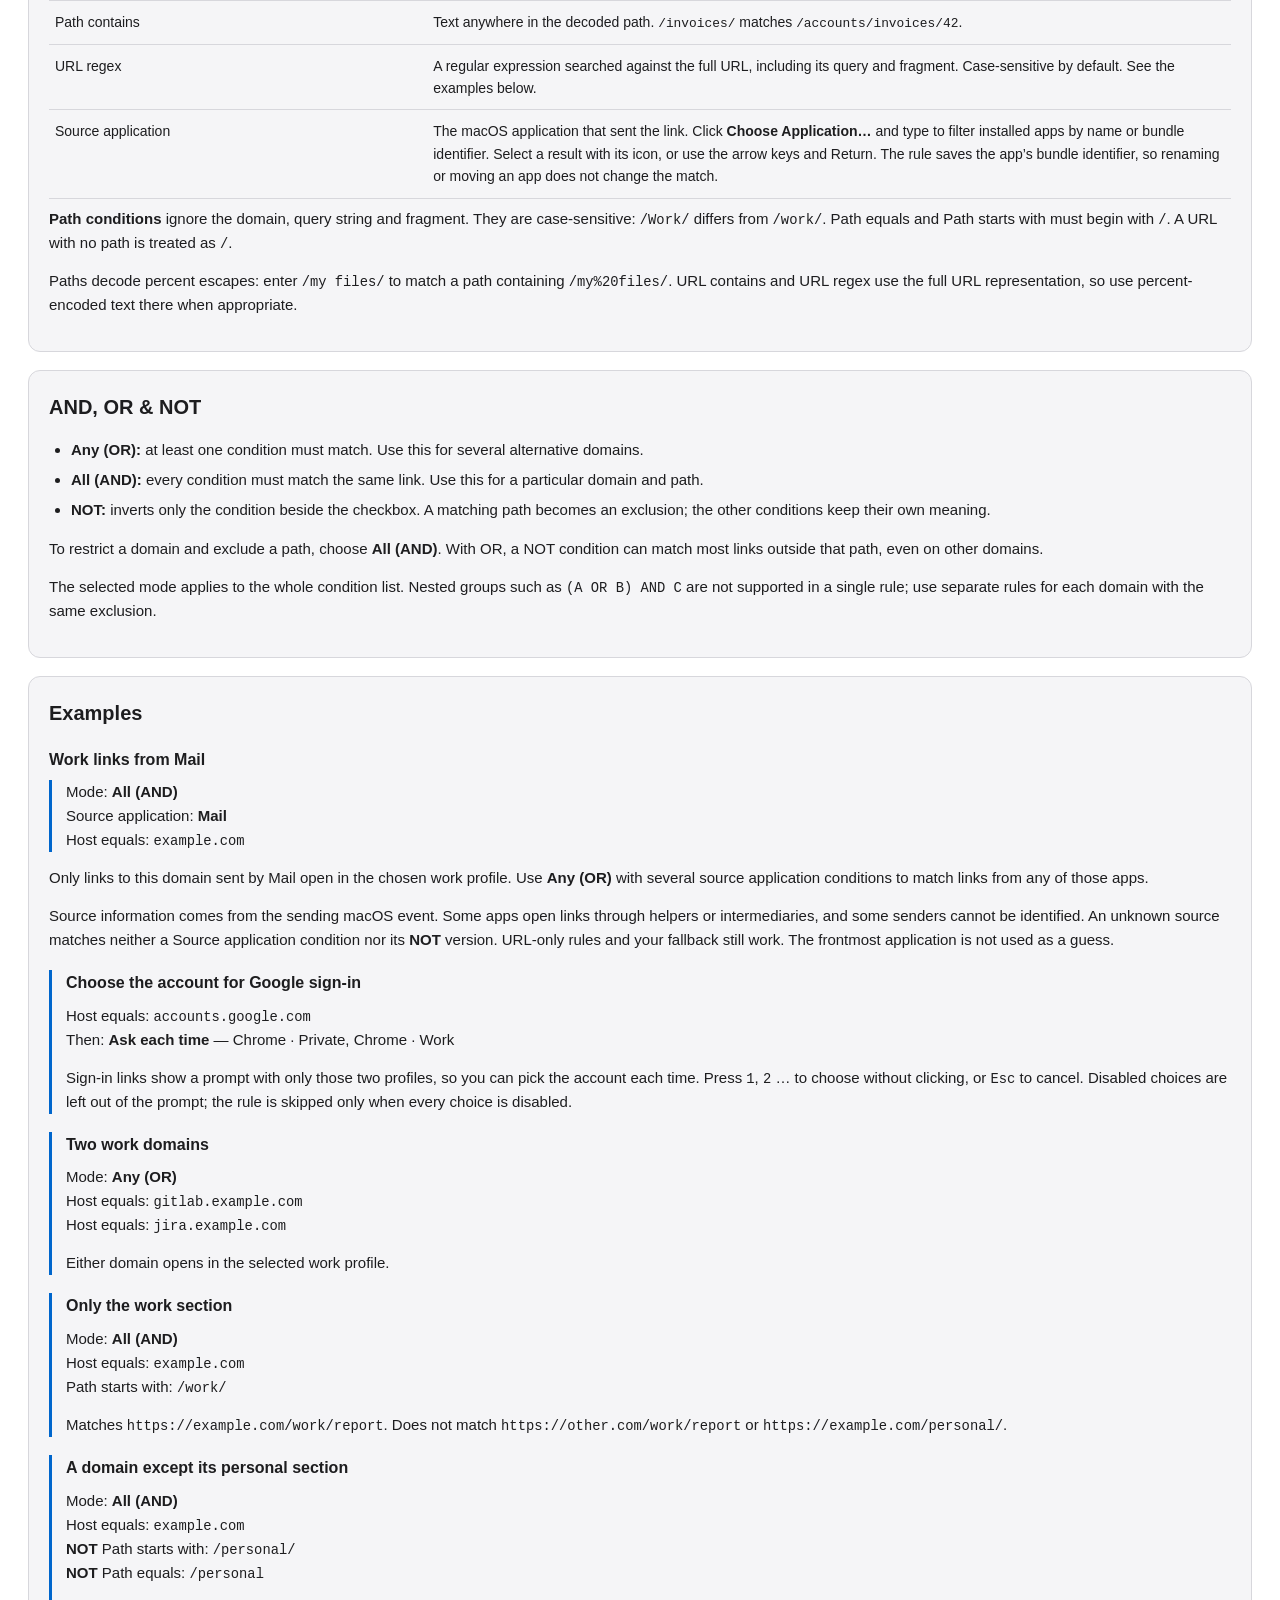
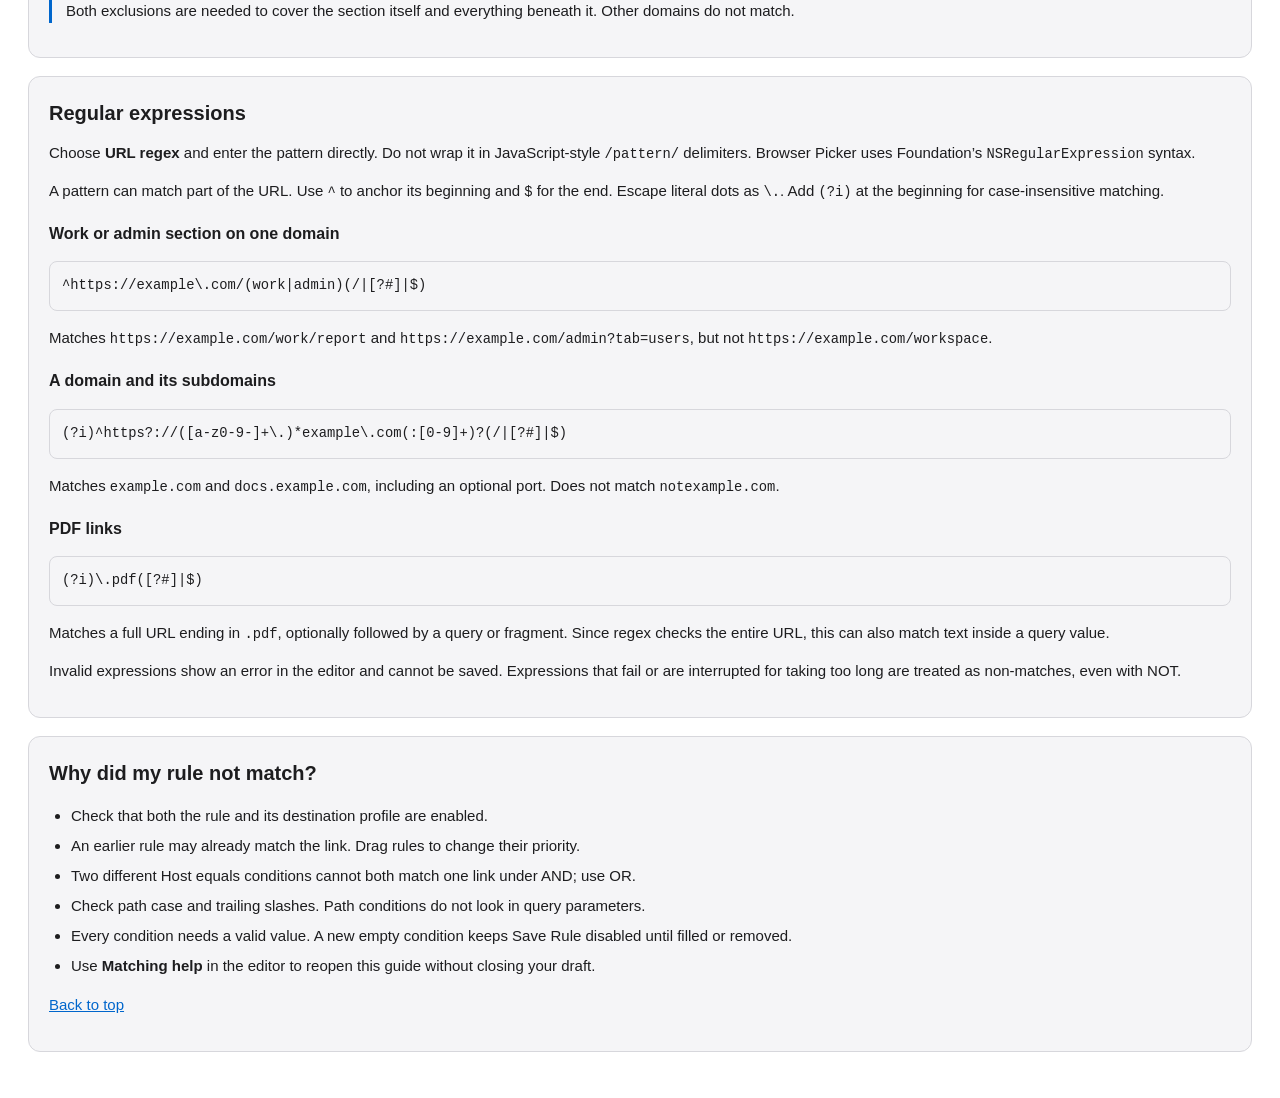
<file: BrowserPicker/Resources/rule-matching-help.html>
<!DOCTYPE html>
<html lang="en">
<head>
<meta charset="utf-8">
<meta name="viewport" content="width=device-width, initial-scale=1">
<title>Browser Picker — Matching Help</title>
<style>
  :root { color-scheme: light dark; --bg:#fff; --fg:#1d1d1f; --muted:#606068; --card:#f5f5f7; --border:#d7d7dc; --accent:#0066cc; }
  @media(prefers-color-scheme:dark) { :root { --bg:#1e1e1e; --fg:#f5f5f7; --muted:#b0b0b8; --card:#29292c; --border:#49494e; --accent:#69b2ff; } }
  * { box-sizing:border-box; }
  body { margin:0; padding:28px; font:15px/1.6 -apple-system,BlinkMacSystemFont,sans-serif; color:var(--fg); background:var(--bg); }
  h1 { margin:0; font-size:27px; } h2 { font-size:20px; margin:0 0 12px; } h3 { font-size:16px; margin:18px 0 6px; }
  p { margin:8px 0 14px; } a { color:var(--accent); } a:focus-visible { outline:2px solid var(--accent); outline-offset:3px; }
  nav { display:flex; flex-wrap:wrap; gap:8px 16px; margin:20px 0; }
  section { padding:20px; margin:18px 0; border:1px solid var(--border); border-radius:12px; background:var(--card); }
  code, kbd { font:0.92em ui-monospace,Menlo,monospace; overflow-wrap:anywhere; }
  pre { white-space:pre-wrap; overflow-wrap:anywhere; padding:12px; border:1px solid var(--border); border-radius:8px; }
  .muted { color:var(--muted); } ul,ol { padding-left:22px; } li { margin:6px 0; }
  table { width:100%; border-collapse:collapse; font-size:14px; } th,td { text-align:left; vertical-align:top; padding:10px 6px; border-bottom:1px solid var(--border); }
  th:first-child { width:32%; } .recipe { border-left:3px solid var(--accent); padding-left:14px; }
</style>
</head>
<body>
<header id="top">
  <h1>Matching help</h1>
  <p class="muted">Choose which links a rule opens, with examples you can copy. This guide is available offline.</p>
</header>
<nav aria-label="Guide sections">
  <a href="#quick-start">Quick start</a><a href="#tester">Rule tester</a><a href="#conflicts">Rule conflicts</a><a href="#types">Condition types</a><a href="#logic">AND, OR &amp; NOT</a><a href="#recipes">Examples</a><a href="#regex">Regex</a><a href="#troubleshooting">Troubleshooting</a>
</nav>
<main>
<section id="quick-start">
  <h2>Quick start</h2>
  <ol>
    <li>Open <strong>Settings → Rules → Add Rule</strong>, or edit an existing rule.</li>
    <li>Under <strong>Match conditions</strong>, choose <strong>Any (OR)</strong> or <strong>All (AND)</strong>.</li>
    <li>Choose a condition type from the dropdown and enter its value. Use <strong>Add Condition</strong> for another condition, or the minus button to remove one.</li>
    <li>Check <strong>NOT</strong> to invert an individual condition.</li>
    <li>Under <strong>Then</strong>, choose <strong>Open in profile</strong> and pick an enabled profile, or <strong>Ask each time</strong> and tick at least two profiles to choose between. Click <strong>Save Rule</strong>.</li>
  </ol>
  <p>Rules run in list order: the first matching enabled rule wins. Disabled rules and rules targeting disabled profiles are skipped. If no rule matches, your configured fallback handles the link.</p>
</section>
<section id="tester">
  <h2>Test a URL without opening it</h2>
  <ol>
    <li>Save your rule, then find <strong>Rule tester</strong> at the top of <strong>Settings → Rules</strong>.</li>
    <li>Paste a full URL, such as <code>https://example.com/work/project</code>. Include <code>https://</code> or <code>http://</code>.</li>
    <li>Optionally choose a <strong>Source application</strong> to simulate a link sent by that app. Leave it as <strong>Unknown / not provided</strong> to test without source information.</li>
    <li>Click <strong>Test Rule</strong> or press Return. The result shows the first matching saved rule, the browser and profile, and the space when applicable.</li>
  </ol>
  <p>Disabled rules and rules targeting disabled profiles are skipped, just as when opening a real link. If no rule matches, the result explains whether your menu bar selection would be used or the browser picker would open. If a matched rule’s profile is missing, update its destination; routing would fail instead of falling back.</p>
  <p>The tester never opens the link or changes your settings. It previews the routing decision; it does not check browser launch permissions. A missing saved space uses the current space. Changing the URL, settings or detected profiles clears the result: click <strong>Test Rule</strong> again to refresh it.</p>
</section>
<section id="conflicts">
  <h2>Find conflicting rules</h2>
  <p>The rule list and editor warn when an earlier enabled rule has identical conditions or fully covers a later rule. The warning names that rule. Identical conditions with different destinations are labeled <strong>Same conditions, different destination</strong>; identical conditions with the same destination are labeled <strong>Duplicate conditions</strong>.</p>
  <p>For example, <strong>Host equals <code>example.com</code></strong> above <strong>Host equals <code>example.com</code> AND Path starts with <code>/personal/</code></strong> will handle every link the second rule matches. Put the more specific rule first, narrow the earlier rule, or disable one of them. You can still save a rule with a warning.</p>
  <p>Warnings update when conditions, destinations, priorities, or enabled states change. Disabled rules and disabled destination profiles are ignored; Basic mode pauses the checks. Missing profiles still participate because routing selects their rule before reporting a missing destination.</p>
  <p>Checks detect identical conditions and simple full-coverage relationships for URL text, hosts, paths, AND/OR, and NOT. They do not analyze partial overlaps, several earlier rules covering a rule together, or relationships between different regex patterns. Identical regex text is flagged as duplicate conditions, without running it. <strong>No warning does not guarantee there is no overlap.</strong> Use Rule tester to check specific URLs and source applications.</p>
</section>
<section id="types">
  <h2>Condition types</h2>
  <table>
    <thead><tr><th scope="col">Condition</th><th scope="col">What it checks</th></tr></thead>
    <tbody>
      <tr><td>URL contains</td><td>Text anywhere in the full URL, including query parameters and fragments. Case-insensitive. Example: <code>project=work</code>.</td></tr>
      <tr><td>Host equals</td><td>The exact hostname, without scheme, port or path. Case-insensitive. <code>example.com</code> does not match <code>docs.example.com</code>.</td></tr>
      <tr><td>Host suffix</td><td>A hostname ending in the supplied text, ignoring case and optional leading/trailing dots. This is a literal suffix: <code>example.com</code> also matches <code>notexample.com</code>. For a domain and its subdomains only, use the regex example below.</td></tr>
      <tr><td>Path equals</td><td>The entire decoded path, including trailing slashes. <code>/dashboard</code> matches <code>https://example.com/dashboard?tab=work</code>, but not <code>/dashboard/</code>.</td></tr>
      <tr><td>Path starts with</td><td>A decoded path beginning with the value. <code>/work/</code> matches <code>/work/report</code>, but not <code>/workspace</code> or <code>/work</code>.</td></tr>
      <tr><td>Path contains</td><td>Text anywhere in the decoded path. <code>/invoices/</code> matches <code>/accounts/invoices/42</code>.</td></tr>
      <tr><td>URL regex</td><td>A regular expression searched against the full URL, including its query and fragment. Case-sensitive by default. See the examples below.</td></tr>
      <tr><td>Source application</td><td>The macOS application that sent the link. Click <strong>Choose Application…</strong> and type to filter installed apps by name or bundle identifier. Select a result with its icon, or use the arrow keys and Return. The rule saves the app’s bundle identifier, so renaming or moving an app does not change the match.</td></tr>
    </tbody>
  </table>
  <p><strong>Path conditions</strong> ignore the domain, query string and fragment. They are case-sensitive: <code>/Work/</code> differs from <code>/work/</code>. Path equals and Path starts with must begin with <code>/</code>. A URL with no path is treated as <code>/</code>.</p>
  <p>Paths decode percent escapes: enter <code>/my files/</code> to match a path containing <code>/my%20files/</code>. URL contains and URL regex use the full URL representation, so use percent-encoded text there when appropriate.</p>
</section>
<section id="logic">
  <h2>AND, OR &amp; NOT</h2>
  <ul>
    <li><strong>Any (OR):</strong> at least one condition must match. Use this for several alternative domains.</li>
    <li><strong>All (AND):</strong> every condition must match the same link. Use this for a particular domain and path.</li>
    <li><strong>NOT:</strong> inverts only the condition beside the checkbox. A matching path becomes an exclusion; the other conditions keep their own meaning.</li>
  </ul>
  <p>To restrict a domain and exclude a path, choose <strong>All (AND)</strong>. With OR, a NOT condition can match most links outside that path, even on other domains.</p>
  <p>The selected mode applies to the whole condition list. Nested groups such as <code>(A OR B) AND C</code> are not supported in a single rule; use separate rules for each domain with the same exclusion.</p>
</section>
<section id="recipes">
  <h2>Examples</h2>
  <h3>Work links from Mail</h3>
  <p class="recipe">Mode: <strong>All (AND)</strong><br>Source application: <strong>Mail</strong><br>Host equals: <code>example.com</code></p>
  <p>Only links to this domain sent by Mail open in the chosen work profile. Use <strong>Any (OR)</strong> with several source application conditions to match links from any of those apps.</p>
  <p>Source information comes from the sending macOS event. Some apps open links through helpers or intermediaries, and some senders cannot be identified. An unknown source matches neither a Source application condition nor its <strong>NOT</strong> version. URL-only rules and your fallback still work. The frontmost application is not used as a guess.</p>
  <div class="recipe">
    <h3>Choose the account for Google sign-in</h3>
    <p>Host equals: <code>accounts.google.com</code><br>Then: <strong>Ask each time</strong> — Chrome · Private, Chrome · Work</p>
    <p>Sign-in links show a prompt with only those two profiles, so you can pick the account each time. Press <kbd>1</kbd>, <kbd>2</kbd> … to choose without clicking, or <kbd>Esc</kbd> to cancel. Disabled choices are left out of the prompt; the rule is skipped only when every choice is disabled.</p>
  </div>
  <div class="recipe">
    <h3>Two work domains</h3>
    <p>Mode: <strong>Any (OR)</strong><br>Host equals: <code>gitlab.example.com</code><br>Host equals: <code>jira.example.com</code></p>
    <p>Either domain opens in the selected work profile.</p>
  </div>
  <div class="recipe">
    <h3>Only the work section</h3>
    <p>Mode: <strong>All (AND)</strong><br>Host equals: <code>example.com</code><br>Path starts with: <code>/work/</code></p>
    <p>Matches <code>https://example.com/work/report</code>. Does not match <code>https://other.com/work/report</code> or <code>https://example.com/personal/</code>.</p>
  </div>
  <div class="recipe">
    <h3>A domain except its personal section</h3>
    <p>Mode: <strong>All (AND)</strong><br>Host equals: <code>example.com</code><br><strong>NOT</strong> Path starts with: <code>/personal/</code><br><strong>NOT</strong> Path equals: <code>/personal</code></p>
    <p>Both exclusions are needed to cover the section itself and everything beneath it. Other domains do not match.</p>
  </div>
</section>
<section id="regex">
  <h2>Regular expressions</h2>
  <p>Choose <strong>URL regex</strong> and enter the pattern directly. Do not wrap it in JavaScript-style <code>/pattern/</code> delimiters. Browser Picker uses Foundation’s <code>NSRegularExpression</code> syntax.</p>
  <p>A pattern can match part of the URL. Use <code>^</code> to anchor its beginning and <code>$</code> for the end. Escape literal dots as <code>\.</code>. Add <code>(?i)</code> at the beginning for case-insensitive matching.</p>
  <h3>Work or admin section on one domain</h3>
  <pre><code>^https://example\.com/(work|admin)(/|[?#]|$)</code></pre>
  <p>Matches <code>https://example.com/work/report</code> and <code>https://example.com/admin?tab=users</code>, but not <code>https://example.com/workspace</code>.</p>
  <h3>A domain and its subdomains</h3>
  <pre><code>(?i)^https?://([a-z0-9-]+\.)*example\.com(:[0-9]+)?(/|[?#]|$)</code></pre>
  <p>Matches <code>example.com</code> and <code>docs.example.com</code>, including an optional port. Does not match <code>notexample.com</code>.</p>
  <h3>PDF links</h3>
  <pre><code>(?i)\.pdf([?#]|$)</code></pre>
  <p>Matches a full URL ending in <code>.pdf</code>, optionally followed by a query or fragment. Since regex checks the entire URL, this can also match text inside a query value.</p>
  <p>Invalid expressions show an error in the editor and cannot be saved. Expressions that fail or are interrupted for taking too long are treated as non-matches, even with NOT.</p>
</section>
<section id="troubleshooting">
  <h2>Why did my rule not match?</h2>
  <ul>
    <li>Check that both the rule and its destination profile are enabled.</li>
    <li>An earlier rule may already match the link. Drag rules to change their priority.</li>
    <li>Two different Host equals conditions cannot both match one link under AND; use OR.</li>
    <li>Check path case and trailing slashes. Path conditions do not look in query parameters.</li>
    <li>Every condition needs a valid value. A new empty condition keeps Save Rule disabled until filled or removed.</li>
    <li>Use <strong>Matching help</strong> in the editor to reopen this guide without closing your draft.</li>
  </ul>
  <p><a href="#top">Back to top</a></p>
</section>
</main>
</body>
</html>
</file>
<file: docs/styles.css>
/* ============================================================
   Browser Picker — landing page
   Dark by default, follows the system appearance.
   ============================================================ */

:root {
  --bg: #0b0d12;
  --bg-band: #0e111a;
  --surface: rgba(255, 255, 255, 0.045);
  --surface-strong: rgba(255, 255, 255, 0.07);
  --border: rgba(255, 255, 255, 0.1);
  --border-strong: rgba(255, 255, 255, 0.16);

  --text: #eef1f7;
  --text-dim: #a3acbd;
  --text-faint: #6f7889;

  --accent: #5b8cff;
  --accent-2: #a56bff;
  --accent-soft: rgba(91, 140, 255, 0.14);

  --radius-s: 10px;
  --radius: 16px;
  --radius-l: 22px;

  --shadow: 0 24px 60px rgba(0, 0, 0, 0.5);
  --maxw: 1120px;

  --font: -apple-system, BlinkMacSystemFont, "SF Pro Text", "Segoe UI", Inter,
          system-ui, sans-serif;
  --mono: ui-monospace, SFMono-Regular, "SF Mono", Menlo, Consolas, monospace;
}

@media (prefers-color-scheme: light) {
  :root {
    --bg: #f7f8fb;
    --bg-band: #eef1f7;
    --surface: rgba(255, 255, 255, 0.9);
    --surface-strong: #ffffff;
    --border: rgba(10, 20, 40, 0.1);
    --border-strong: rgba(10, 20, 40, 0.18);

    --text: #131721;
    --text-dim: #4d5666;
    --text-faint: #798294;

    --accent: #2f6bff;
    --accent-2: #8a3ffc;
    --accent-soft: rgba(47, 107, 255, 0.1);

    --shadow: 0 20px 50px rgba(20, 30, 60, 0.14);
  }
}

/* ── Base ─────────────────────────────────────────────────── */

* { box-sizing: border-box; }

html { scroll-behavior: smooth; }

section[id] { scroll-margin-top: 80px; }

@media (prefers-reduced-motion: reduce) {
  html { scroll-behavior: auto; }
  *, *::before, *::after { animation: none !important; transition: none !important; }
}

body {
  margin: 0;
  background: var(--bg);
  color: var(--text);
  font-family: var(--font);
  font-size: 17px;
  line-height: 1.65;
  -webkit-font-smoothing: antialiased;
  overflow-x: hidden;
}

img { max-width: 100%; height: auto; display: block; }

a { color: var(--accent); text-decoration: none; }
a:hover { text-decoration: underline; }

code {
  font-family: var(--mono);
  font-size: 0.9em;
}

h1, h2, h3 {
  line-height: 1.15;
  letter-spacing: -0.02em;
  margin: 0 0 0.5em;
  font-weight: 680;
}

h2 { font-size: clamp(1.8rem, 3.6vw, 2.6rem); }
h3 { font-size: 1.15rem; font-weight: 640; }

p { margin: 0 0 1em; }

.container {
  width: 100%;
  max-width: var(--maxw);
  margin: 0 auto;
  padding: 0 24px;
}

.container.narrow { max-width: 760px; }
.center { text-align: center; }

.skip-link {
  position: absolute;
  left: -9999px;
  top: 0;
  background: var(--accent);
  color: #fff;
  padding: 10px 16px;
  z-index: 100;
}
.skip-link:focus { left: 12px; top: 12px; }

:focus-visible {
  outline: 2px solid var(--accent);
  outline-offset: 3px;
  border-radius: 6px;
}

/* ── Header ───────────────────────────────────────────────── */

.site-header {
  position: sticky;
  top: 0;
  z-index: 50;
  backdrop-filter: saturate(180%) blur(20px);
  -webkit-backdrop-filter: saturate(180%) blur(20px);
  background: color-mix(in srgb, var(--bg) 78%, transparent);
  border-bottom: 1px solid var(--border);
}

.header-inner {
  display: flex;
  align-items: center;
  justify-content: space-between;
  gap: 20px;
  height: 62px;
}

.brand {
  display: inline-flex;
  align-items: center;
  gap: 10px;
  color: var(--text);
  font-weight: 640;
  letter-spacing: -0.01em;
}
.brand:hover { text-decoration: none; }
.brand img { border-radius: 7px; }

.site-nav {
  display: flex;
  align-items: center;
  gap: 26px;
  font-size: 0.94rem;
}
.site-nav a { color: var(--text-dim); }
.site-nav a:hover { color: var(--text); text-decoration: none; }

.nav-cta {
  padding: 7px 14px;
  border: 1px solid var(--border-strong);
  border-radius: 999px;
  color: var(--text) !important;
}
.nav-cta:hover { background: var(--surface-strong); }

@media (max-width: 780px) {
  .site-nav a:not(.nav-cta) { display: none; }
}

/* ── Hero ─────────────────────────────────────────────────── */

.hero {
  position: relative;
  padding: clamp(56px, 9vw, 104px) 0 clamp(60px, 8vw, 96px);
  overflow: hidden;
}

.hero::before {
  content: "";
  position: absolute;
  inset: -30% 40% 40% -20%;
  background: radial-gradient(closest-side, var(--accent-soft), transparent 70%);
  pointer-events: none;
}

.hero-inner {
  position: relative;
  display: grid;
  grid-template-columns: 1.05fr 0.95fr;
  gap: clamp(32px, 5vw, 64px);
  align-items: center;
}

@media (max-width: 940px) {
  .hero-inner { grid-template-columns: 1fr; }
}

.hero-inner > *, .feature-grid > *, .install-grid > * { min-width: 0; }
.hero-note { color: var(--text-dim); font-size: 0.92rem; }

.eyebrow {
  display: inline-flex;
  align-items: center;
  gap: 9px;
  font-size: 0.84rem;
  font-weight: 560;
  color: var(--text-dim);
  background: var(--surface);
  border: 1px solid var(--border);
  padding: 6px 14px;
  border-radius: 999px;
  margin-bottom: 22px;
}

.dot {
  width: 7px;
  height: 7px;
  border-radius: 50%;
  background: #35d07f;
  box-shadow: 0 0 0 3px rgba(53, 208, 127, 0.18);
}

h1 {
  font-size: clamp(2.5rem, 6vw, 4rem);
  font-weight: 720;
  letter-spacing: -0.035em;
  margin-bottom: 20px;
}

.grad {
  background: linear-gradient(100deg, var(--accent), var(--accent-2));
  -webkit-background-clip: text;
  background-clip: text;
  color: transparent;
}

.lede {
  font-size: clamp(1.02rem, 1.6vw, 1.2rem);
  color: var(--text-dim);
  max-width: 54ch;
  margin-bottom: 32px;
}
.lede strong { color: var(--text); font-weight: 620; }

/* Buttons */

.cta-row {
  display: flex;
  flex-wrap: wrap;
  align-items: center;
  gap: 14px;
  margin-bottom: 26px;
}
.center-row { justify-content: center; }

.btn {
  display: inline-flex;
  align-items: center;
  justify-content: center;
  gap: 9px;
  padding: 13px 24px;
  border-radius: 999px;
  font-size: 1rem;
  font-weight: 600;
  letter-spacing: -0.01em;
  border: 1px solid transparent;
  cursor: pointer;
  transition: transform 0.16s ease, box-shadow 0.16s ease, background 0.16s ease;
  white-space: nowrap;
}
.btn:hover { text-decoration: none; transform: translateY(-1px); }
.btn.full { width: 100%; }

.btn-primary {
  color: #fff;
  background: linear-gradient(120deg, var(--accent), var(--accent-2));
  box-shadow: 0 10px 26px rgba(91, 140, 255, 0.32);
}
.btn-primary:hover { box-shadow: 0 14px 34px rgba(91, 140, 255, 0.42); }

.btn-ghost {
  color: var(--text);
  background: var(--surface);
  border-color: var(--border-strong);
}
.btn-ghost:hover { background: var(--surface-strong); }

/* Homebrew snippet */

.brew {
  display: inline-flex;
  align-items: center;
  gap: 8px;
  background: var(--surface);
  border: 1px solid var(--border);
  border-radius: 999px;
  padding: 8px 8px 8px 16px;
  max-width: 100%;
}
.brew.standalone {
  display: flex;
  border-radius: var(--radius-s);
  padding: 10px 10px 10px 14px;
  margin-bottom: 12px;
}
.brew code {
  color: var(--text-dim);
  font-size: 0.83rem;
  overflow-x: auto;
  white-space: nowrap;
  scrollbar-width: none;
}
.brew code::-webkit-scrollbar { display: none; }

.copy-btn {
  flex: none;
  display: inline-grid;
  place-items: center;
  width: 30px;
  height: 30px;
  border-radius: 50%;
  border: none;
  cursor: pointer;
  color: var(--text-dim);
  background: var(--surface-strong);
  transition: color 0.15s ease, background 0.15s ease;
}
.copy-btn:hover { color: var(--text); }
.copy-btn.copied { color: #35d07f; }

.meta-row {
  display: flex;
  flex-wrap: wrap;
  gap: 8px 20px;
  list-style: none;
  margin: 0;
  padding: 0;
  font-size: 0.86rem;
  color: var(--text-faint);
}
.meta-row li { display: inline-flex; align-items: center; gap: 20px; }
.meta-row li + li::before {
  content: "";
  width: 3px;
  height: 3px;
  border-radius: 50%;
  background: currentColor;
  opacity: 0.5;
  margin-left: -10px;
}

/* ── Hero screenshot ─────────────────────────────────────── */

.hero-art { position: relative; display: grid; place-items: center; }

.glow {
  position: absolute;
  width: 78%;
  height: 70%;
  background: radial-gradient(closest-side, rgba(165, 107, 255, 0.24), transparent 72%);
  filter: blur(28px);
}

.shot-hero {
  position: relative;
  width: 100%;
  height: auto;
  border-radius: var(--radius);
  box-shadow: var(--shadow);
}

/* ── Sections ─────────────────────────────────────────────── */

.section { padding: clamp(60px, 8vw, 100px) 0; }

.band {
  background: var(--bg-band);
  border-block: 1px solid var(--border);
}

.section-lede {
  font-size: 1.06rem;
  color: var(--text-dim);
}
.center .section-lede, .center.section-lede { margin-inline: auto; max-width: 62ch; }
.section h2.center { margin-bottom: 12px; }
.section .center.section-lede { margin-bottom: 48px; }

/* Feature grid */

.feature-grid {
  display: grid;
  grid-template-columns: repeat(auto-fit, minmax(min(290px, 100%), 1fr));
  gap: 18px;
  margin-top: 46px;
}

.card {
  background: var(--surface);
  border: 1px solid var(--border);
  border-radius: var(--radius);
  padding: 26px 24px;
  transition: transform 0.18s ease, border-color 0.18s ease;
}
.card:hover { transform: translateY(-3px); border-color: var(--border-strong); }
.card p { margin: 0; color: var(--text-dim); font-size: 0.96rem; }
.card strong { color: var(--text); }
.card code { color: var(--text); background: var(--surface-strong); padding: 1px 5px; border-radius: 5px; }

.card.highlight {
  border-color: color-mix(in srgb, var(--accent) 45%, transparent);
  background: linear-gradient(160deg, var(--accent-soft), var(--surface));
}

.card-icon {
  font-size: 1.5rem;
  line-height: 1;
  margin-bottom: 14px;
}

/* Screenshots */

.shots {
  display: grid;
  gap: 34px;
  margin-top: 48px;
}

.shot { margin: 0; }

.shot img {
  width: 100%;
  height: auto;
  border-radius: var(--radius);
}

.shot figcaption {
  margin-top: 12px;
  text-align: center;
  font-size: 0.94rem;
  color: var(--text-dim);
}
.shot figcaption strong { color: var(--text); font-weight: 620; }

@media (min-width: 860px) {
  .shots {
    grid-template-columns: repeat(2, 1fr);
    align-items: start;
  }
  /* The Rules pane is the headline feature, so give it the full width. */
  .shot:first-child, .shot:last-child { grid-column: 1 / -1; }
  .shot:first-child img, .shot:last-child img { max-width: 900px; margin-inline: auto; }
}

/* Rule examples and matching reference */

.recipe-grid {
  display: grid;
  grid-template-columns: repeat(auto-fit, minmax(min(320px, 100%), 1fr));
  gap: 20px;
}
.card .recipe-label { color: var(--accent); margin-bottom: 12px; font-weight: 600; }
.condition-list { padding-left: 20px; color: var(--text-dim); }
.condition-list li { margin-block: 10px; overflow-wrap: anywhere; }
.recipe-target { border-top: 1px solid var(--border); padding-top: 16px; }
.matching-reference { margin-top: 44px; }
.table-scroll { overflow-x: auto; border: 1px solid var(--border); border-radius: var(--radius-s); }
table { width: 100%; border-collapse: collapse; text-align: left; font-size: 0.93rem; }
th, td { padding: 14px 18px; border-bottom: 1px solid var(--border); vertical-align: top; }
thead { background: var(--surface-strong); }
tbody th { font-weight: 600; white-space: nowrap; }
td { color: var(--text-dim); }
tr:last-child th, tr:last-child td { border-bottom: 0; }
pre { overflow-x: auto; padding: 18px; background: var(--surface-strong); border-radius: var(--radius-s); }
.regex-example { margin-top: 26px; }
.guide-note { margin: 28px 0 0; color: var(--text-dim); }
.guide-note code, details p code, .fineprint code { overflow-wrap: anywhere; }

/* Steps */

.steps {
  list-style: none;
  counter-reset: step;
  display: grid;
  grid-template-columns: repeat(auto-fit, minmax(260px, 1fr));
  gap: 22px;
  margin: 46px 0 0;
  padding: 0;
}
.steps li { position: relative; padding-top: 8px; }
.steps p { color: var(--text-dim); font-size: 0.96rem; margin: 0; }

.step-num {
  display: grid;
  place-items: center;
  width: 34px;
  height: 34px;
  border-radius: 50%;
  margin-bottom: 14px;
  font-size: 0.9rem;
  font-weight: 700;
  color: var(--accent);
  background: var(--accent-soft);
  border: 1px solid color-mix(in srgb, var(--accent) 40%, transparent);
}

/* Install */

.install-grid {
  display: grid;
  grid-template-columns: repeat(auto-fit, minmax(min(300px, 100%), 1fr));
  gap: 20px;
  margin-top: 12px;
}

.install-card {
  position: relative;
  background: var(--surface);
  border: 1px solid var(--border);
  border-radius: var(--radius);
  padding: 30px 26px;
}
.install-card p { color: var(--text-dim); font-size: 0.96rem; }
.install-card.recommended {
  border-color: color-mix(in srgb, var(--accent) 50%, transparent);
  box-shadow: 0 0 0 3px var(--accent-soft);
}

.ribbon {
  position: absolute;
  top: -11px;
  left: 26px;
  font-size: 0.7rem;
  font-weight: 700;
  letter-spacing: 0.05em;
  text-transform: uppercase;
  color: #fff;
  background: linear-gradient(120deg, var(--accent), var(--accent-2));
  border-radius: 999px;
  padding: 4px 12px;
}

.fineprint {
  margin: 12px 0 0;
  font-size: 0.82rem;
  color: var(--text-faint);
}

/* FAQ */

details {
  border-bottom: 1px solid var(--border);
  padding: 4px 0;
}
details:first-of-type { border-top: 1px solid var(--border); margin-top: 40px; }

summary {
  cursor: pointer;
  list-style: none;
  padding: 18px 34px 18px 0;
  font-size: 1.02rem;
  font-weight: 600;
  position: relative;
}
summary::-webkit-details-marker { display: none; }

summary::after {
  content: "";
  position: absolute;
  right: 6px;
  top: 50%;
  width: 9px;
  height: 9px;
  border-right: 2px solid var(--text-faint);
  border-bottom: 2px solid var(--text-faint);
  transform: translateY(-70%) rotate(45deg);
  transition: transform 0.2s ease;
}
details[open] summary::after { transform: translateY(-30%) rotate(-135deg); }

details p {
  margin: 0 0 20px;
  color: var(--text-dim);
  font-size: 0.98rem;
  max-width: 68ch;
}

/* Final CTA */

.final-cta { padding-block: clamp(70px, 9vw, 110px); }
.final-icon { margin: 0 auto 22px; border-radius: 20px; }

/* ── Footer ───────────────────────────────────────────────── */

.site-footer {
  border-top: 1px solid var(--border);
  background: var(--bg-band);
  padding: 40px 0;
}

.footer-inner {
  display: flex;
  flex-wrap: wrap;
  align-items: center;
  justify-content: space-between;
  gap: 18px;
}

.footer-brand {
  display: inline-flex;
  align-items: center;
  gap: 10px;
  font-weight: 620;
}
.footer-brand img { border-radius: 6px; }

.footer-links {
  display: flex;
  flex-wrap: wrap;
  gap: 22px;
  font-size: 0.92rem;
}
.footer-links a { color: var(--text-dim); }
.footer-links a:hover { color: var(--text); }

.footer-note {
  width: 100%;
  margin: 0;
  font-size: 0.84rem;
  color: var(--text-faint);
}
</file>
